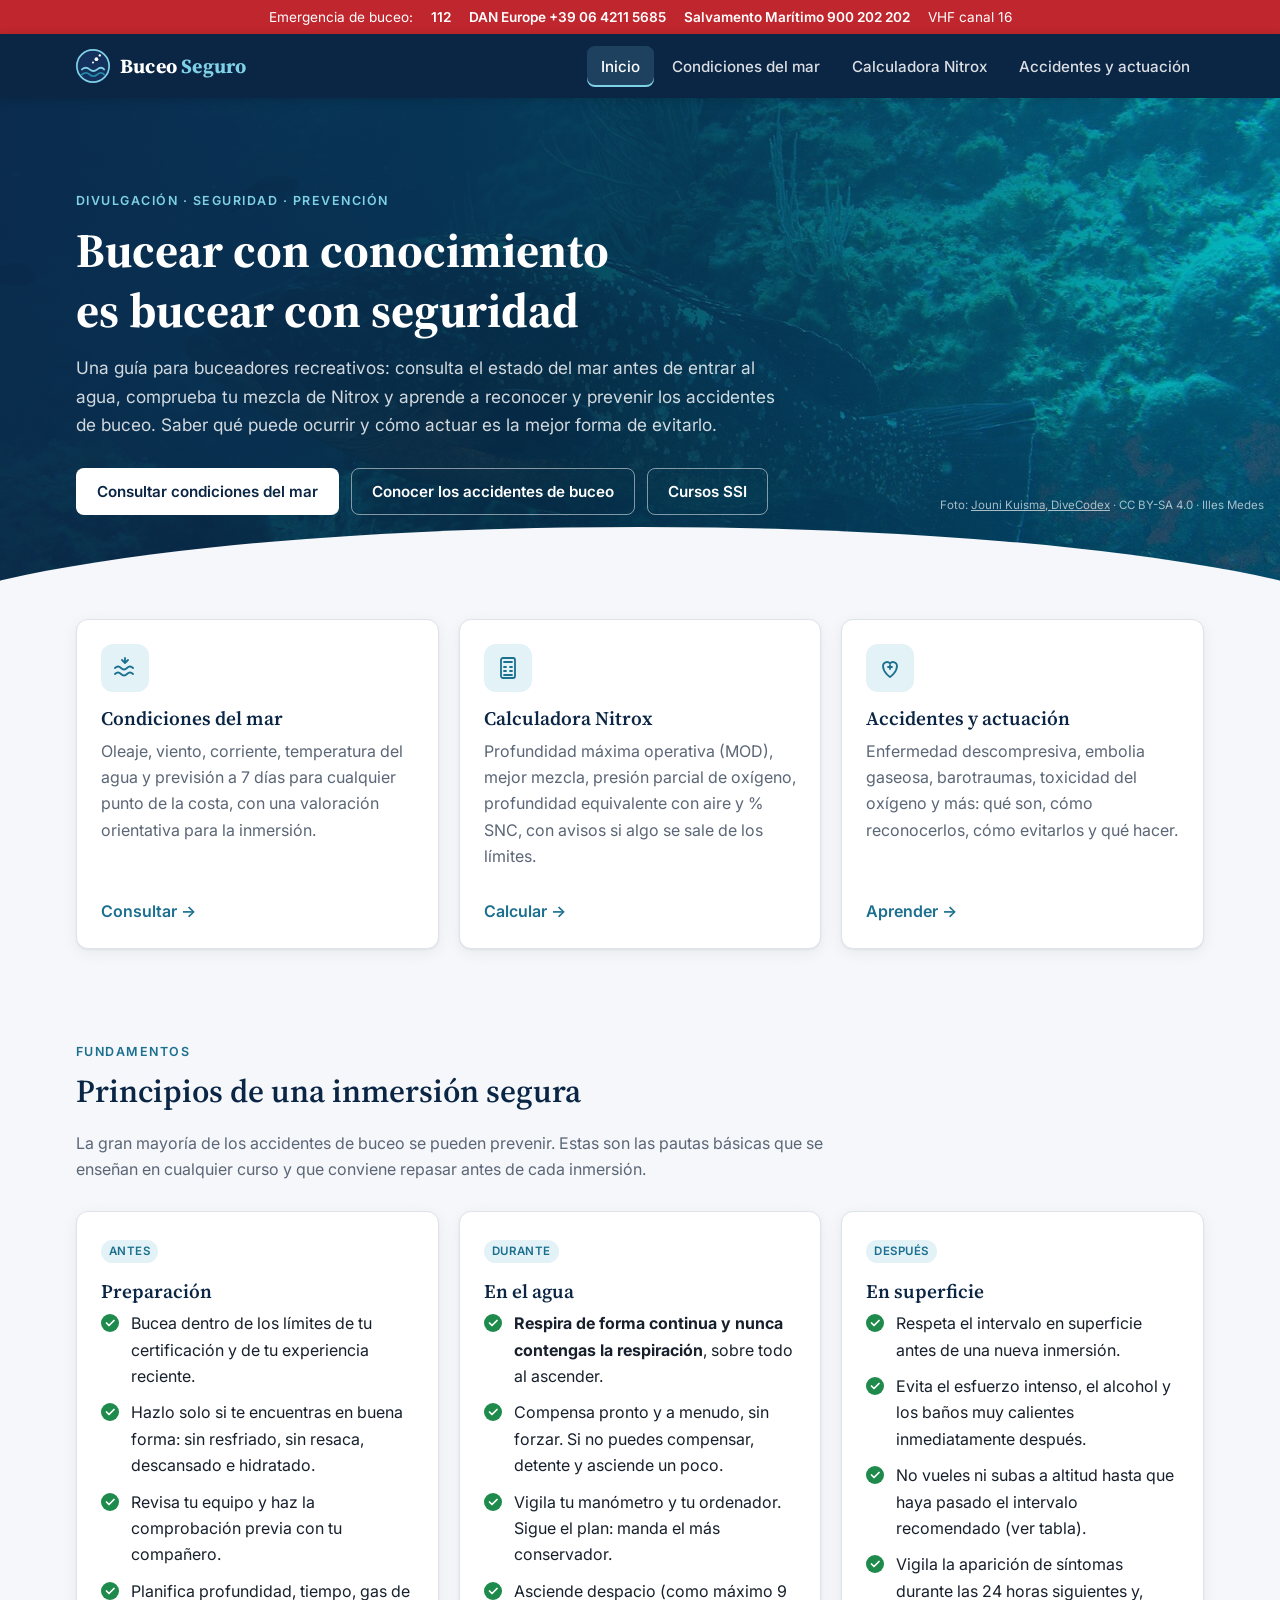
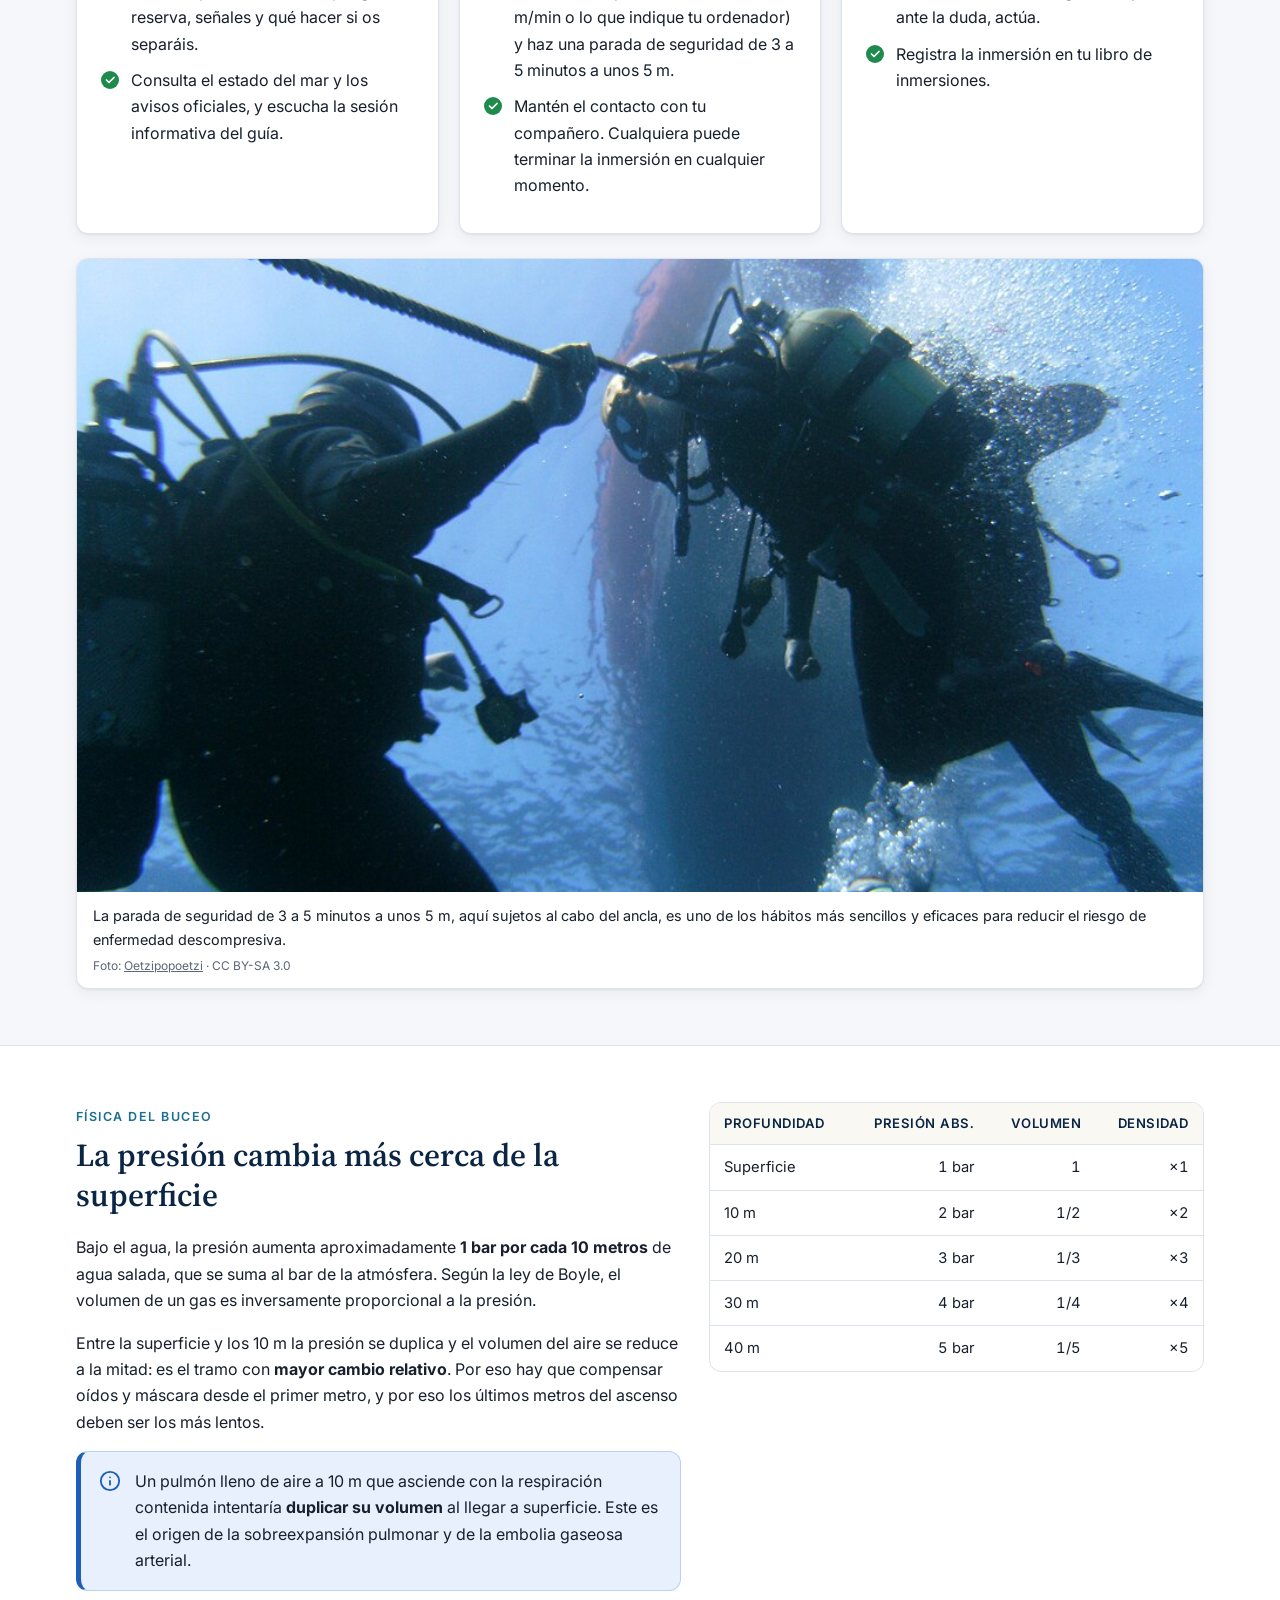
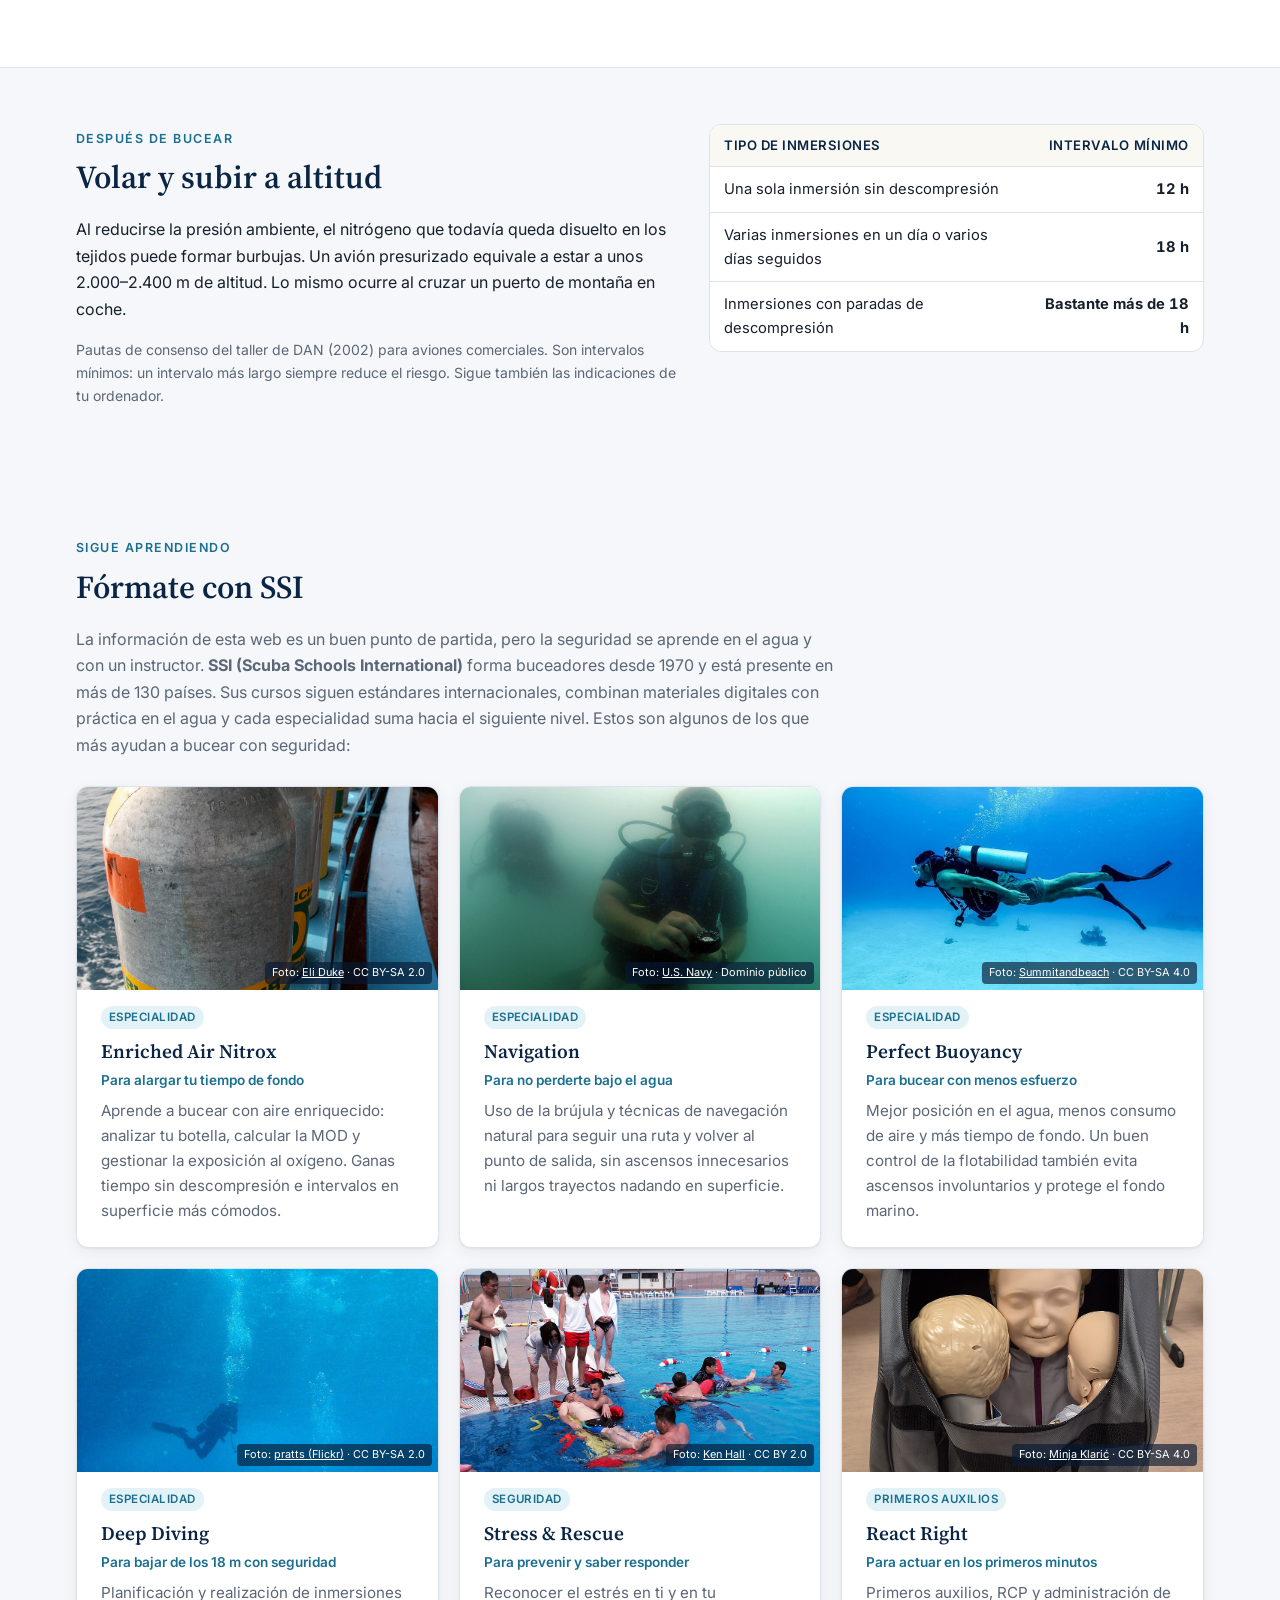
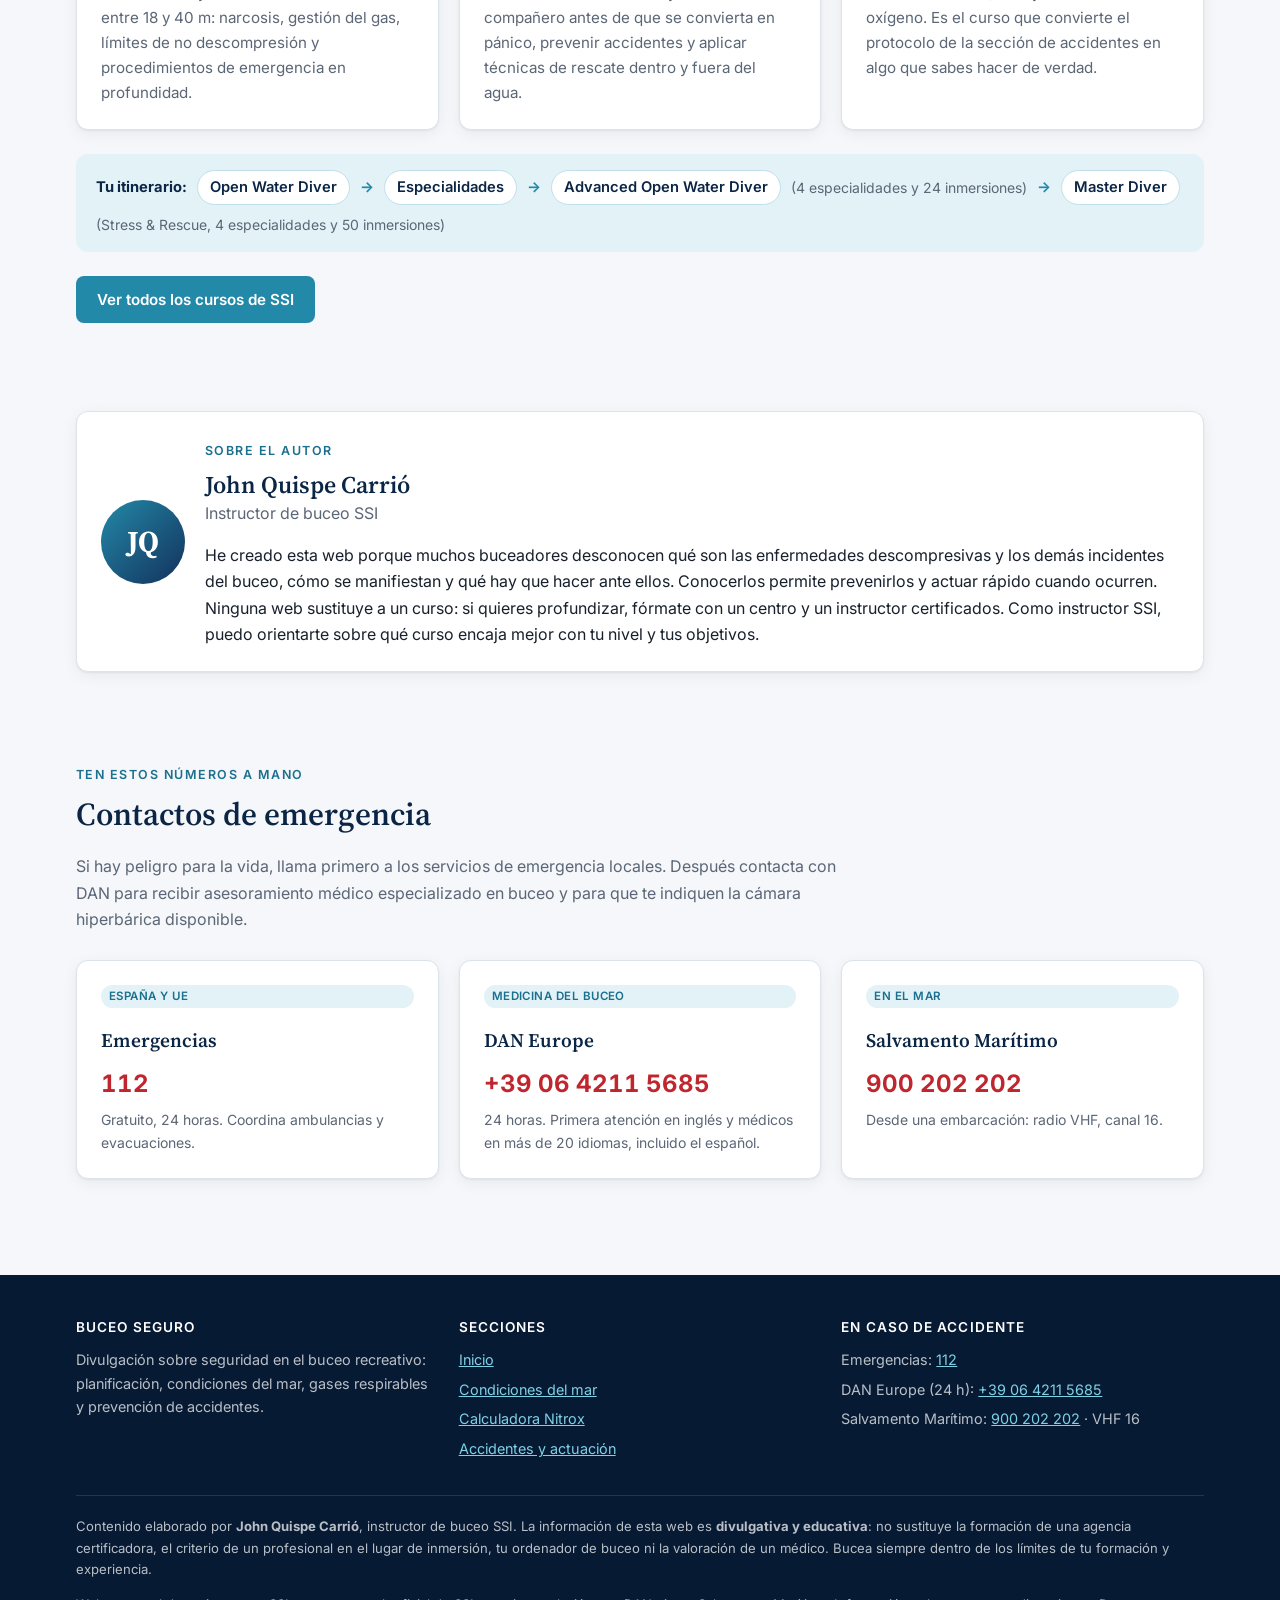
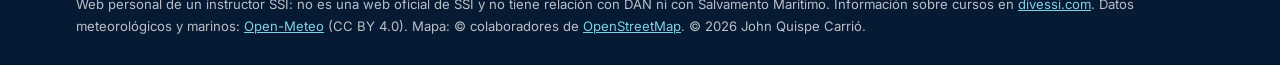
<file: index.html>
<!doctype html>
<html lang="es">
<head>
    <meta charset="utf-8">
    <meta name="viewport" content="width=device-width, initial-scale=1">
    <title>Buceo Seguro · Aprende, planifica y bucea con seguridad</title>
    <meta name="description" content="Divulgación sobre seguridad en el buceo recreativo: condiciones del mar, calculadora de Nitrox, accidentes de buceo y cómo actuar.">
    <link rel="icon" href="assets/img/favicon.svg" type="image/svg+xml">
    <link rel="preconnect" href="https://fonts.googleapis.com">
    <link rel="preconnect" href="https://fonts.gstatic.com" crossorigin>
    <link href="https://fonts.googleapis.com/css2?family=Inter:wght@400;500;600;700&family=Source+Serif+4:opsz,wght@8..60,600;8..60,700&display=swap" rel="stylesheet">
    <link rel="stylesheet" href="assets/css/styles.css">
</head>
<body data-page="inicio">

<main id="main">
    <section class="page-hero hero-home has-photo">
        <img class="hero-bg" src="assets/img/fotos/hero-inicio.jpg" alt="">
        <span class="hero-credit">Foto: <a href="https://commons.wikimedia.org/wiki/File:Dusky_grouper_(Epinephelus_marginatus),_Tasco_Petit,_Medes_Islands,_Spain.jpg" target="_blank" rel="noopener">Jouni Kuisma, DiveCodex</a> · CC BY-SA 4.0 · Illes Medes</span>
        <div class="container">
            <span class="eyebrow">Divulgación · Seguridad · Prevención</span>
            <h1>Bucear con conocimiento<br>es bucear con seguridad</h1>
            <p>Una guía para buceadores recreativos: consulta el estado del mar antes de entrar al agua, comprueba
                tu mezcla de Nitrox y aprende a reconocer y prevenir los accidentes de buceo. Saber qué puede ocurrir y
                cómo actuar es la mejor forma de evitarlo.</p>
            <div class="hero-actions">
                <a class="btn btn-light" href="condiciones.html">Consultar condiciones del mar</a>
                <a class="btn btn-outline" href="accidentes.html">Conocer los accidentes de buceo</a>
                <a class="btn btn-outline" href="#cursos">Cursos SSI</a>
            </div>
        </div>
    </section>

    <section class="section-tight">
        <div class="container">
            <div class="grid grid-3">
                <a class="card feature-card" href="condiciones.html">
                    <span class="icon"><svg viewBox="0 0 24 24"><path d="M2 12c2-2 4-2 6 0s4 2 6 0 4-2 6 0"/><path d="M2 18c2-2 4-2 6 0s4 2 6 0 4-2 6 0"/><path d="M12 2v5M9 4l3 3 3-3"/></svg></span>
                    <h3>Condiciones del mar</h3>
                    <p class="muted">Oleaje, viento, corriente, temperatura del agua y previsión a 7 días para cualquier
                        punto de la costa, con una valoración orientativa para la inmersión.</p>
                    <span class="more">Consultar →</span>
                </a>
                <a class="card feature-card" href="calculadora.html">
                    <span class="icon"><svg viewBox="0 0 24 24"><rect x="5" y="2" width="14" height="20" rx="2"/><path d="M8 6h8M8 11h2M14 11h2M8 15h2M14 15h2M8 19h8"/></svg></span>
                    <h3>Calculadora Nitrox</h3>
                    <p class="muted">Profundidad máxima operativa (MOD), mejor mezcla, presión parcial de oxígeno,
                        profundidad equivalente con aire y % SNC, con avisos si algo se sale de los límites.</p>
                    <span class="more">Calcular →</span>
                </a>
                <a class="card feature-card" href="accidentes.html">
                    <span class="icon"><svg viewBox="0 0 24 24"><path d="M12 21s-7-4.5-7-11a4 4 0 0 1 7-2.6A4 4 0 0 1 19 10c0 6.5-7 11-7 11z"/><path d="M12 9v4M10 11h4"/></svg></span>
                    <h3>Accidentes y actuación</h3>
                    <p class="muted">Enfermedad descompresiva, embolia gaseosa, barotraumas, toxicidad del oxígeno y
                        más: qué son, cómo reconocerlos, cómo evitarlos y qué hacer.</p>
                    <span class="more">Aprender →</span>
                </a>
            </div>
        </div>
    </section>

    <section class="section">
        <div class="container">
            <div class="section-head">
                <span class="eyebrow">Fundamentos</span>
                <h2>Principios de una inmersión segura</h2>
                <p class="muted">La gran mayoría de los accidentes de buceo se pueden prevenir. Estas son las pautas
                    básicas que se enseñan en cualquier curso y que conviene repasar antes de cada inmersión.</p>
            </div>
            <div class="grid grid-3">
                <article class="card">
                    <span class="tag">Antes</span>
                    <h3 class="mt-2">Preparación</h3>
                    <ul class="check-list">
                        <li>Bucea dentro de los límites de tu certificación y de tu experiencia reciente.</li>
                        <li>Hazlo solo si te encuentras en buena forma: sin resfriado, sin resaca, descansado e hidratado.</li>
                        <li>Revisa tu equipo y haz la comprobación previa con tu compañero.</li>
                        <li>Planifica profundidad, tiempo, gas de reserva, señales y qué hacer si os separáis.</li>
                        <li>Consulta el estado del mar y los avisos oficiales, y escucha la sesión informativa del guía.</li>
                    </ul>
                </article>
                <article class="card">
                    <span class="tag">Durante</span>
                    <h3 class="mt-2">En el agua</h3>
                    <ul class="check-list">
                        <li><strong>Respira de forma continua y nunca contengas la respiración</strong>, sobre todo al ascender.</li>
                        <li>Compensa pronto y a menudo, sin forzar. Si no puedes compensar, detente y asciende un poco.</li>
                        <li>Vigila tu manómetro y tu ordenador. Sigue el plan: manda el más conservador.</li>
                        <li>Asciende despacio (como máximo 9 m/min o lo que indique tu ordenador) y haz una parada de seguridad de 3 a 5 minutos a unos 5 m.</li>
                        <li>Mantén el contacto con tu compañero. Cualquiera puede terminar la inmersión en cualquier momento.</li>
                    </ul>
                </article>
                <article class="card">
                    <span class="tag">Después</span>
                    <h3 class="mt-2">En superficie</h3>
                    <ul class="check-list">
                        <li>Respeta el intervalo en superficie antes de una nueva inmersión.</li>
                        <li>Evita el esfuerzo intenso, el alcohol y los baños muy calientes inmediatamente después.</li>
                        <li>No vueles ni subas a altitud hasta que haya pasado el intervalo recomendado (ver tabla).</li>
                        <li>Vigila la aparición de síntomas durante las 24 horas siguientes y, ante la duda, actúa.</li>
                        <li>Registra la inmersión en tu libro de inmersiones.</li>
                    </ul>
                </article>
            </div>

            <figure class="photo wide photo-anchor mt-3">
                <img src="assets/img/fotos/parada-ancla.jpg" alt="Dos buceadores realizan la parada de seguridad sujetos al cabo del ancla de una embarcación" loading="lazy">
                <figcaption>La parada de seguridad de 3 a 5 minutos a unos 5 m, aquí sujetos al cabo del ancla, es uno de los
                    hábitos más sencillos y eficaces para reducir el riesgo de enfermedad descompresiva.
                    <span class="photo-credit">Foto: <a href="https://commons.wikimedia.org/wiki/File:Sicherheitsstop_an_der_Ankerkette.jpg" target="_blank" rel="noopener">Oetzipopoetzi</a> · CC BY-SA 3.0</span></figcaption>
            </figure>
        </div>
    </section>

    <section class="section" style="background: var(--surface); border-top: 1px solid var(--line); border-bottom: 1px solid var(--line);">
        <div class="container split">
            <div>
                <span class="eyebrow">Física del buceo</span>
                <h2>La presión cambia más cerca de la superficie</h2>
                <p>Bajo el agua, la presión aumenta aproximadamente <strong>1 bar por cada 10 metros</strong> de agua salada,
                    que se suma al bar de la atmósfera. Según la ley de Boyle, el volumen de un gas es inversamente
                    proporcional a la presión.</p>
                <p>Entre la superficie y los 10 m la presión se duplica y el volumen del aire se reduce a la mitad: es
                    el tramo con <strong>mayor cambio relativo</strong>. Por eso hay que compensar oídos y máscara desde el
                    primer metro, y por eso los últimos metros del ascenso deben ser los más lentos.</p>
                <div class="notice notice-info">
                    <svg viewBox="0 0 24 24"><circle cx="12" cy="12" r="10"/><path d="M12 16v-4M12 8h.01"/></svg>
                    <p>Un pulmón lleno de aire a 10 m que asciende con la respiración contenida intentaría <strong>duplicar
                        su volumen</strong> al llegar a superficie. Este es el origen de la sobreexpansión pulmonar y de la
                        embolia gaseosa arterial.</p>
                </div>
            </div>
            <div class="table-wrap">
                <table class="data">
                    <caption class="visually-hidden">Presión absoluta y volumen relativo del gas según la profundidad</caption>
                    <thead>
                    <tr><th>Profundidad</th><th class="num">Presión abs.</th><th class="num">Volumen</th><th class="num">Densidad</th></tr>
                    </thead>
                    <tbody>
                    <tr><td>Superficie</td><td class="num">1 bar</td><td class="num">1</td><td class="num">×1</td></tr>
                    <tr><td>10 m</td><td class="num">2 bar</td><td class="num">1/2</td><td class="num">×2</td></tr>
                    <tr><td>20 m</td><td class="num">3 bar</td><td class="num">1/3</td><td class="num">×3</td></tr>
                    <tr><td>30 m</td><td class="num">4 bar</td><td class="num">1/4</td><td class="num">×4</td></tr>
                    <tr><td>40 m</td><td class="num">5 bar</td><td class="num">1/5</td><td class="num">×5</td></tr>
                    </tbody>
                </table>
            </div>
        </div>
    </section>

    <section class="section">
        <div class="container split">
            <div>
                <span class="eyebrow">Después de bucear</span>
                <h2>Volar y subir a altitud</h2>
                <p>Al reducirse la presión ambiente, el nitrógeno que todavía queda disuelto en los tejidos puede formar
                    burbujas. Un avión presurizado equivale a estar a unos 2.000–2.400 m de altitud. Lo mismo ocurre al
                    cruzar un puerto de montaña en coche.</p>
                <p class="muted small">Pautas de consenso del taller de DAN (2002) para aviones comerciales. Son intervalos
                    mínimos: un intervalo más largo siempre reduce el riesgo. Sigue también las indicaciones de tu ordenador.</p>
            </div>
            <div class="table-wrap">
                <table class="data wrap">
                    <caption class="visually-hidden">Intervalo mínimo recomendado antes de volar</caption>
                    <thead><tr><th>Tipo de inmersiones</th><th class="num">Intervalo mínimo</th></tr></thead>
                    <tbody>
                    <tr><td>Una sola inmersión sin descompresión</td><td class="num"><strong>12 h</strong></td></tr>
                    <tr><td>Varias inmersiones en un día o varios días seguidos</td><td class="num"><strong>18 h</strong></td></tr>
                    <tr><td>Inmersiones con paradas de descompresión</td><td class="num"><strong>Bastante más de 18 h</strong></td></tr>
                    </tbody>
                </table>
            </div>
        </div>
    </section>

    <section class="section" id="cursos">
        <div class="container">
            <div class="section-head">
                <span class="eyebrow">Sigue aprendiendo</span>
                <h2>Fórmate con SSI</h2>
                <p class="muted">La información de esta web es un buen punto de partida, pero la seguridad se aprende en el
                    agua y con un instructor. <strong>SSI (Scuba Schools International)</strong> forma buceadores desde
                    1970 y está presente en más de 130 países. Sus cursos siguen estándares internacionales, combinan
                    materiales digitales con práctica en el agua y cada especialidad suma hacia el siguiente nivel.
                    Estos son algunos de los que más ayudan a bucear con seguridad:</p>
            </div>

            <div class="grid grid-courses">
                <article class="card course-card">
                    <div class="course-media media">
                        <img src="assets/img/fotos/curso-nitrox.jpg" alt="Botellas de buceo con la etiqueta amarilla y verde de Enriched Air Nitrox en una embarcación" loading="lazy">
                        <span class="media-credit">Foto: <a href="https://commons.wikimedia.org/wiki/File:Nitrox_cylinders_on_a_dive_boat,_Koh_Tao,_Thailand.jpg" target="_blank" rel="noopener">Eli Duke</a> · CC BY-SA 2.0</span>
                    </div>
                    <span class="tag">Especialidad</span>
                    <h3>Enriched Air Nitrox</h3>
                    <p class="course-for">Para alargar tu tiempo de fondo</p>
                    <p>Aprende a bucear con aire enriquecido: analizar tu botella, calcular la MOD y gestionar la exposición
                        al oxígeno. Ganas tiempo sin descompresión e intervalos en superficie más cómodos.</p>
                </article>
                <article class="card course-card">
                    <div class="course-media media">
                        <img src="assets/img/fotos/curso-navigation.jpg" alt="Buceador consultando su brújula bajo el agua" loading="lazy">
                        <span class="media-credit">Foto: <a href="https://commons.wikimedia.org/wiki/File:US_Navy_110722-N-XD935-247_Navy_Diver_2nd_Class_Justin_McMillen_checks_his_underwater_compass_as_he_makes_his_way_to_a_designated_area_during_joint.jpg" target="_blank" rel="noopener">U.S. Navy</a> · Dominio público</span>
                    </div>
                    <span class="tag">Especialidad</span>
                    <h3>Navigation</h3>
                    <p class="course-for">Para no perderte bajo el agua</p>
                    <p>Uso de la brújula y técnicas de navegación natural para seguir una ruta y volver al punto de salida,
                        sin ascensos innecesarios ni largos trayectos nadando en superficie.</p>
                </article>
                <article class="card course-card">
                    <div class="course-media media">
                        <img src="assets/img/fotos/curso-buoyancy.jpg" alt="Buceador en posición horizontal y flotabilidad neutra sobre un fondo de arena" loading="lazy">
                        <span class="media-credit">Foto: <a href="https://commons.wikimedia.org/wiki/File:Discover_Scuba_Diving_--_St._Croix,_US_Virgin_Islands.jpg" target="_blank" rel="noopener">Summitandbeach</a> · CC BY-SA 4.0</span>
                    </div>
                    <span class="tag">Especialidad</span>
                    <h3>Perfect Buoyancy</h3>
                    <p class="course-for">Para bucear con menos esfuerzo</p>
                    <p>Mejor posición en el agua, menos consumo de aire y más tiempo de fondo. Un buen control de la
                        flotabilidad también evita ascensos involuntarios y protege el fondo marino.</p>
                </article>
                <article class="card course-card">
                    <div class="course-media media">
                        <img src="assets/img/fotos/curso-deep.jpg" alt="Dos buceadores en aguas azules profundas, con las burbujas subiendo hacia la superficie" loading="lazy">
                        <span class="media-credit">Foto: <a href="https://commons.wikimedia.org/wiki/File:Diving_safety_stop.jpg" target="_blank" rel="noopener">pratts (Flickr)</a> · CC BY-SA 2.0</span>
                    </div>
                    <span class="tag">Especialidad</span>
                    <h3>Deep Diving</h3>
                    <p class="course-for">Para bajar de los 18 m con seguridad</p>
                    <p>Planificación y realización de inmersiones entre 18 y 40 m: narcosis, gestión del gas, límites de
                        no descompresión y procedimientos de emergencia en profundidad.</p>
                </article>
                <article class="card course-card">
                    <div class="course-media media">
                        <img src="assets/img/fotos/curso-rescue.jpg" alt="Prácticas de rescate acuático: rescatadores remolcan a una víctima simulada en una piscina" loading="lazy">
                        <span class="media-credit">Foto: <a href="https://commons.wikimedia.org/wiki/File:Medium_size_rescue_swimming.jpg" target="_blank" rel="noopener">Ken Hall</a> · CC BY 2.0</span>
                    </div>
                    <span class="tag">Seguridad</span>
                    <h3>Stress &amp; Rescue</h3>
                    <p class="course-for">Para prevenir y saber responder</p>
                    <p>Reconocer el estrés en ti y en tu compañero antes de que se convierta en pánico, prevenir accidentes
                        y aplicar técnicas de rescate dentro y fuera del agua.</p>
                </article>
                <article class="card course-card">
                    <div class="course-media media">
                        <img src="assets/img/fotos/curso-react.jpg" alt="Maniquíes de entrenamiento de reanimación cardiopulmonar en su bolsa de transporte" loading="lazy">
                        <span class="media-credit">Foto: <a href="https://commons.wikimedia.org/wiki/File:Laerdal_Little_Family_QCPR_training_manikins_in_carrying_bag,_Bosnia_and_Herzegovina_(2026)-bs.jpg" target="_blank" rel="noopener">Minja Klarić</a> · CC BY-SA 4.0</span>
                    </div>
                    <span class="tag">Primeros auxilios</span>
                    <h3>React Right</h3>
                    <p class="course-for">Para actuar en los primeros minutos</p>
                    <p>Primeros auxilios, RCP y administración de oxígeno. Es el curso que convierte el protocolo de la
                        sección de accidentes en algo que sabes hacer de verdad.</p>
                </article>
            </div>

            <div class="course-path mt-3" aria-label="Itinerario de formación">
                <strong>Tu itinerario:</strong>
                <span class="step-pill">Open Water Diver</span><span class="sep">→</span>
                <span class="step-pill">Especialidades</span><span class="sep">→</span>
                <span class="step-pill">Advanced Open Water Diver</span>
                <span class="muted small">(4 especialidades y 24 inmersiones)</span><span class="sep">→</span>
                <span class="step-pill">Master Diver</span>
                <span class="muted small">(Stress &amp; Rescue, 4 especialidades y 50 inmersiones)</span>
            </div>

            <p class="mt-3 mb-0">
                <a class="btn btn-primary" href="https://www.divessi.com/es/advanced-training/scuba-diving" target="_blank" rel="noopener">Ver todos los cursos de SSI</a>
            </p>
        </div>
    </section>

    <section class="section-tight">
        <div class="container">
            <div class="card">
                <div class="author">
                    <div class="author-avatar" aria-hidden="true">JQ</div>
                    <div>
                        <span class="eyebrow">Sobre el autor</span>
                        <h2 class="mb-0" style="font-size:1.5rem">John Quispe Carrió</h2>
                        <p class="muted">Instructor de buceo SSI</p>
                        <p class="mb-0">He creado esta web porque muchos buceadores desconocen qué son las enfermedades
                            descompresivas y los demás incidentes del buceo, cómo se manifiestan y qué hay que hacer ante
                            ellos. Conocerlos permite prevenirlos y actuar rápido cuando ocurren. Ninguna web sustituye a un
                            curso: si quieres profundizar, fórmate con un centro y un instructor certificados. Como
                            instructor SSI, puedo orientarte sobre qué curso encaja mejor con tu nivel y tus objetivos.</p>
                    </div>
                </div>
            </div>
        </div>
    </section>

    <section class="section">
        <div class="container">
            <div class="section-head">
                <span class="eyebrow">Ten estos números a mano</span>
                <h2>Contactos de emergencia</h2>
                <p class="muted">Si hay peligro para la vida, llama primero a los servicios de emergencia locales. Después
                    contacta con DAN para recibir asesoramiento médico especializado en buceo y para que te indiquen la
                    cámara hiperbárica disponible.</p>
            </div>
            <div class="grid grid-3">
                <div class="card contact-card">
                    <span class="tag">España y UE</span>
                    <h3 class="mt-2 mb-0">Emergencias</h3>
                    <a class="number" href="tel:112">112</a>
                    <span class="muted small">Gratuito, 24 horas. Coordina ambulancias y evacuaciones.</span>
                </div>
                <div class="card contact-card">
                    <span class="tag">Medicina del buceo</span>
                    <h3 class="mt-2 mb-0">DAN Europe</h3>
                    <a class="number" href="tel:+390642115685">+39 06 4211 5685</a>
                    <span class="muted small">24 horas. Primera atención en inglés y médicos en más de 20 idiomas, incluido el español.</span>
                </div>
                <div class="card contact-card">
                    <span class="tag">En el mar</span>
                    <h3 class="mt-2 mb-0">Salvamento Marítimo</h3>
                    <a class="number" href="tel:900202202">900 202 202</a>
                    <span class="muted small">Desde una embarcación: radio VHF, canal 16.</span>
                </div>
            </div>
        </div>
    </section>
</main>

<script src="assets/js/common.js"></script>
</body>
</html>
</file>
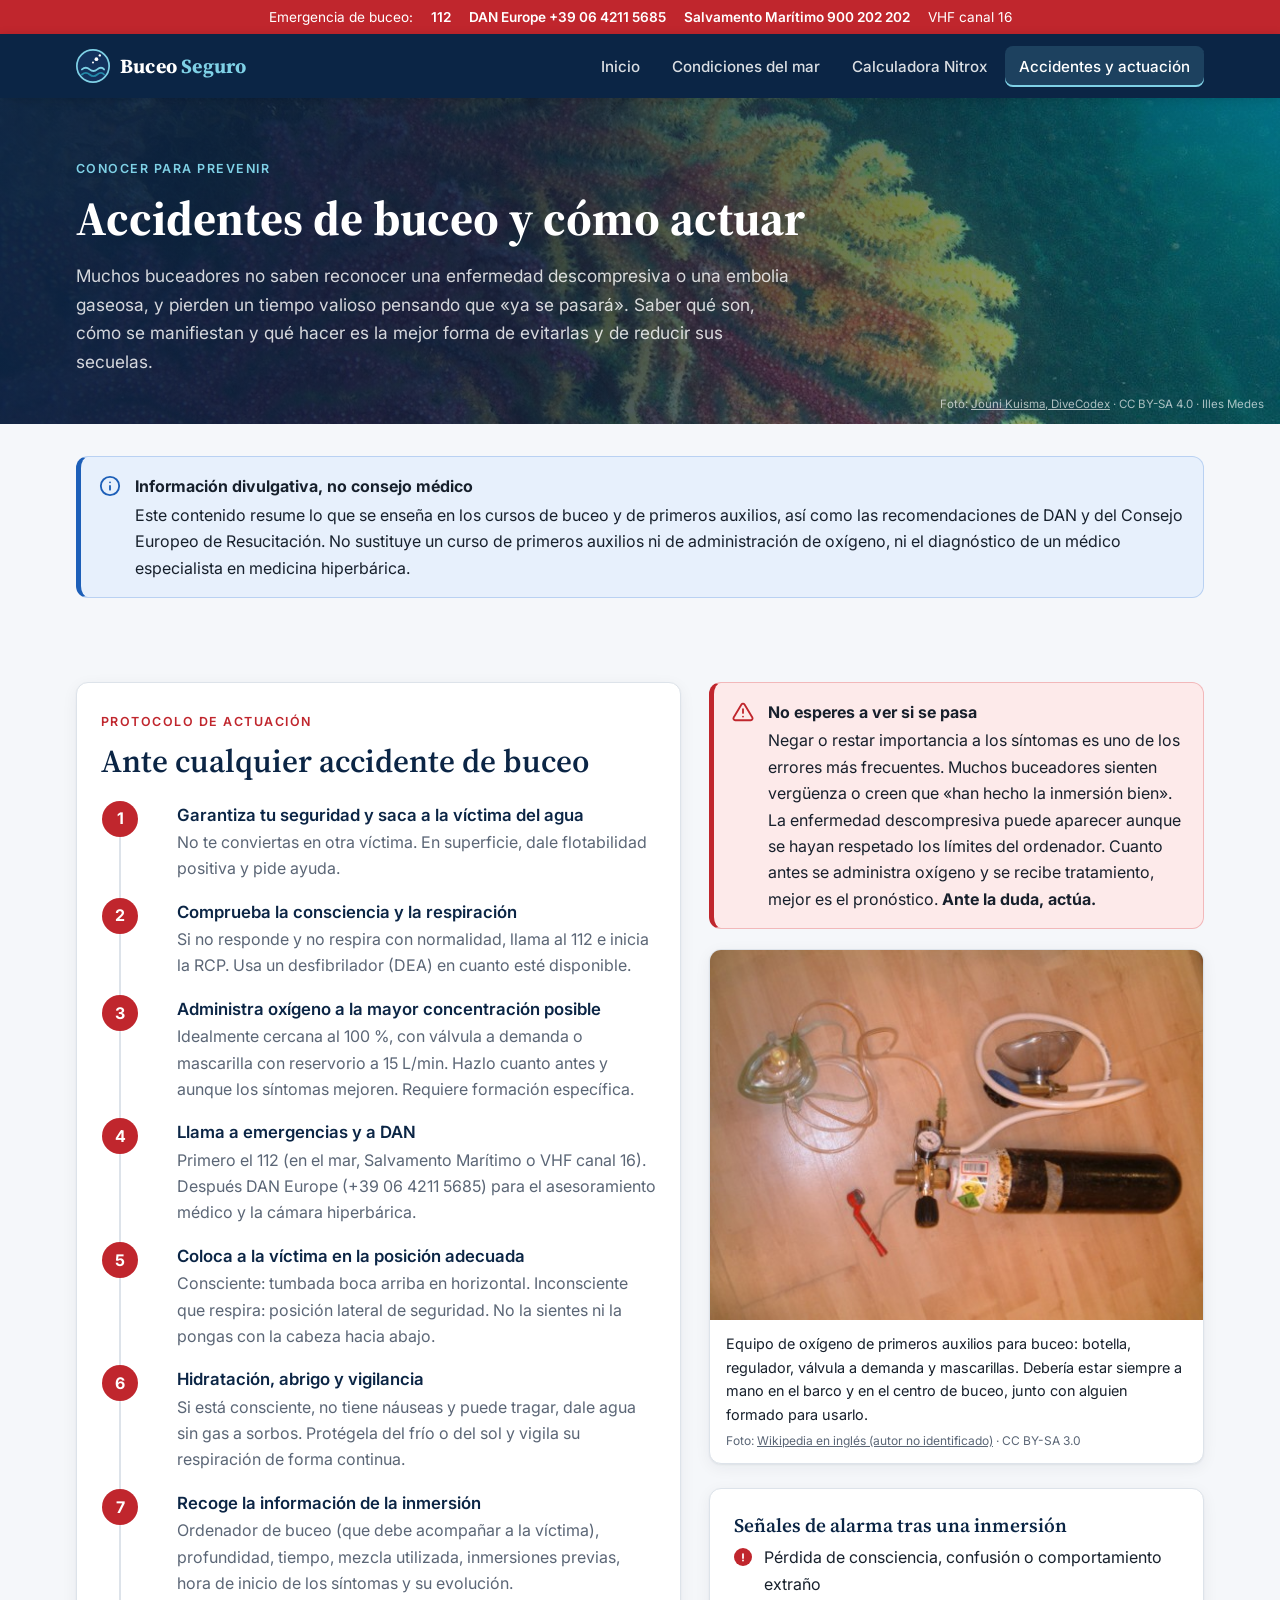
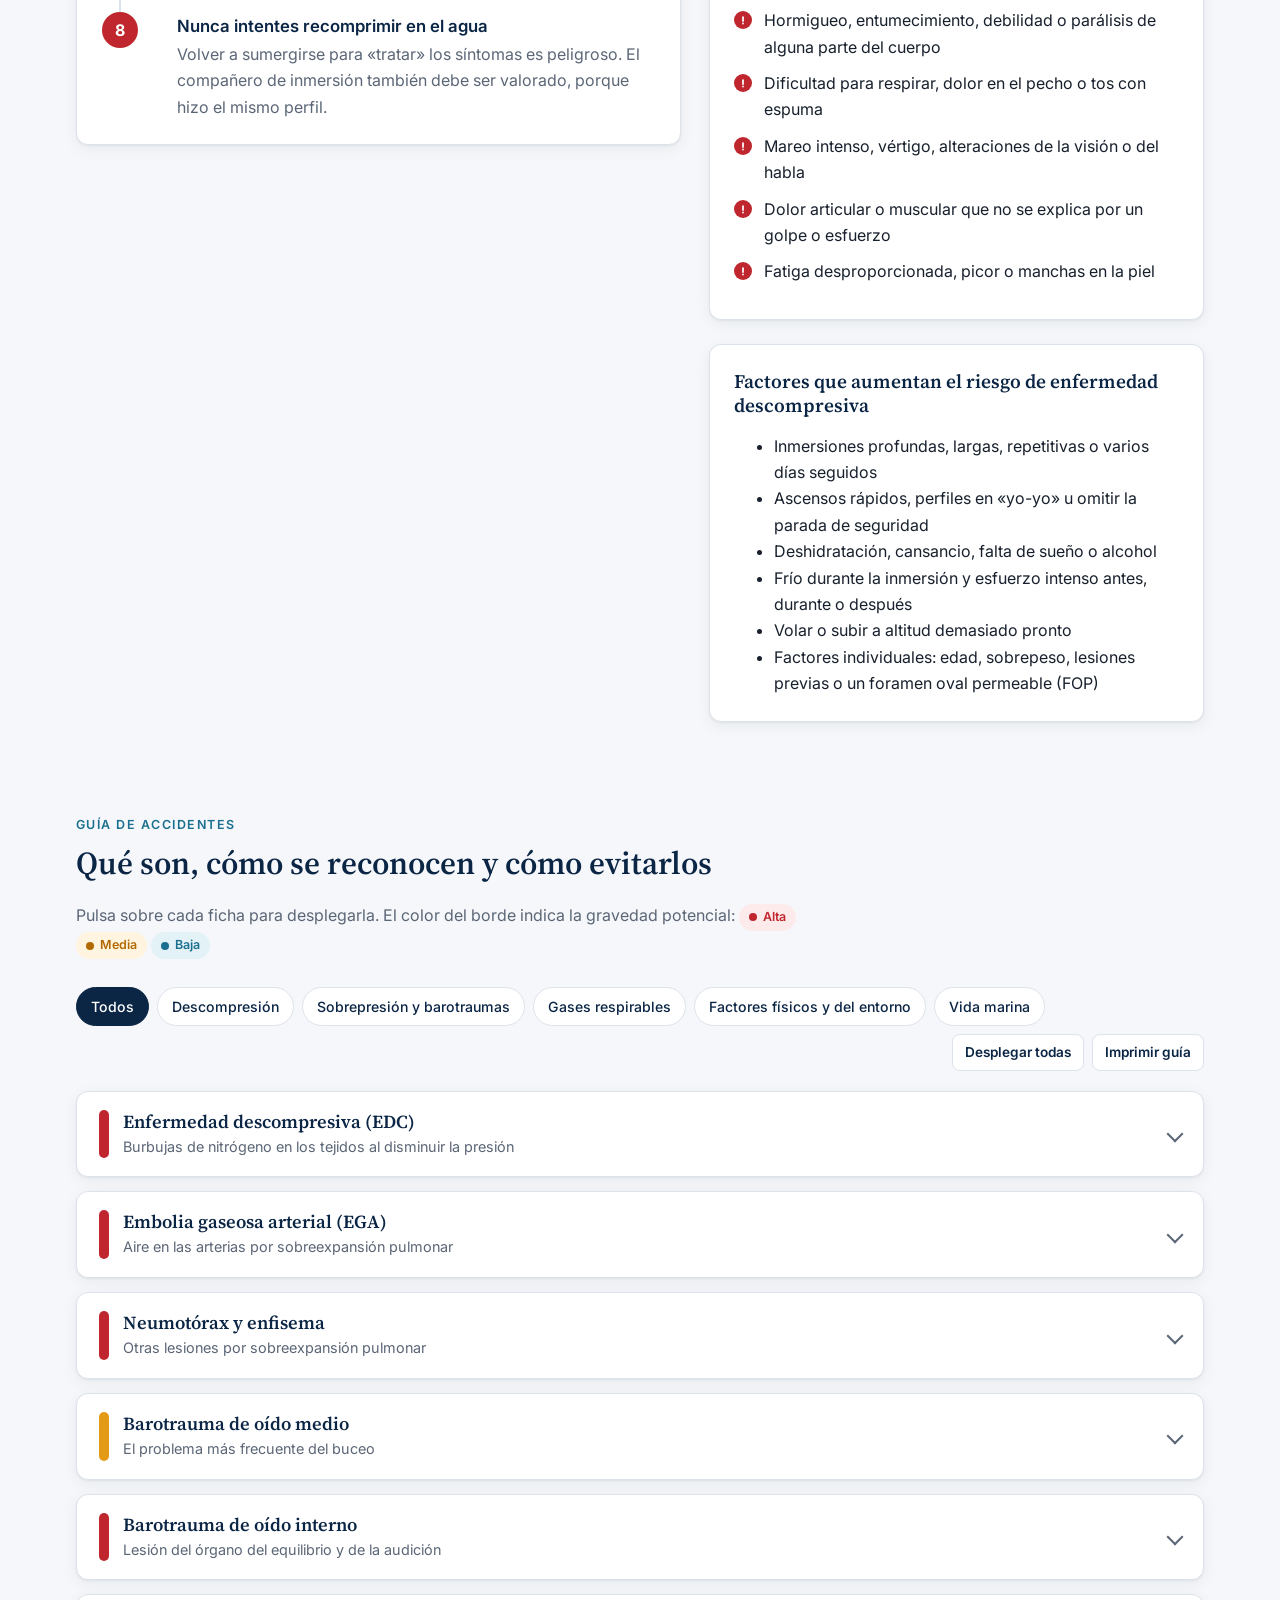
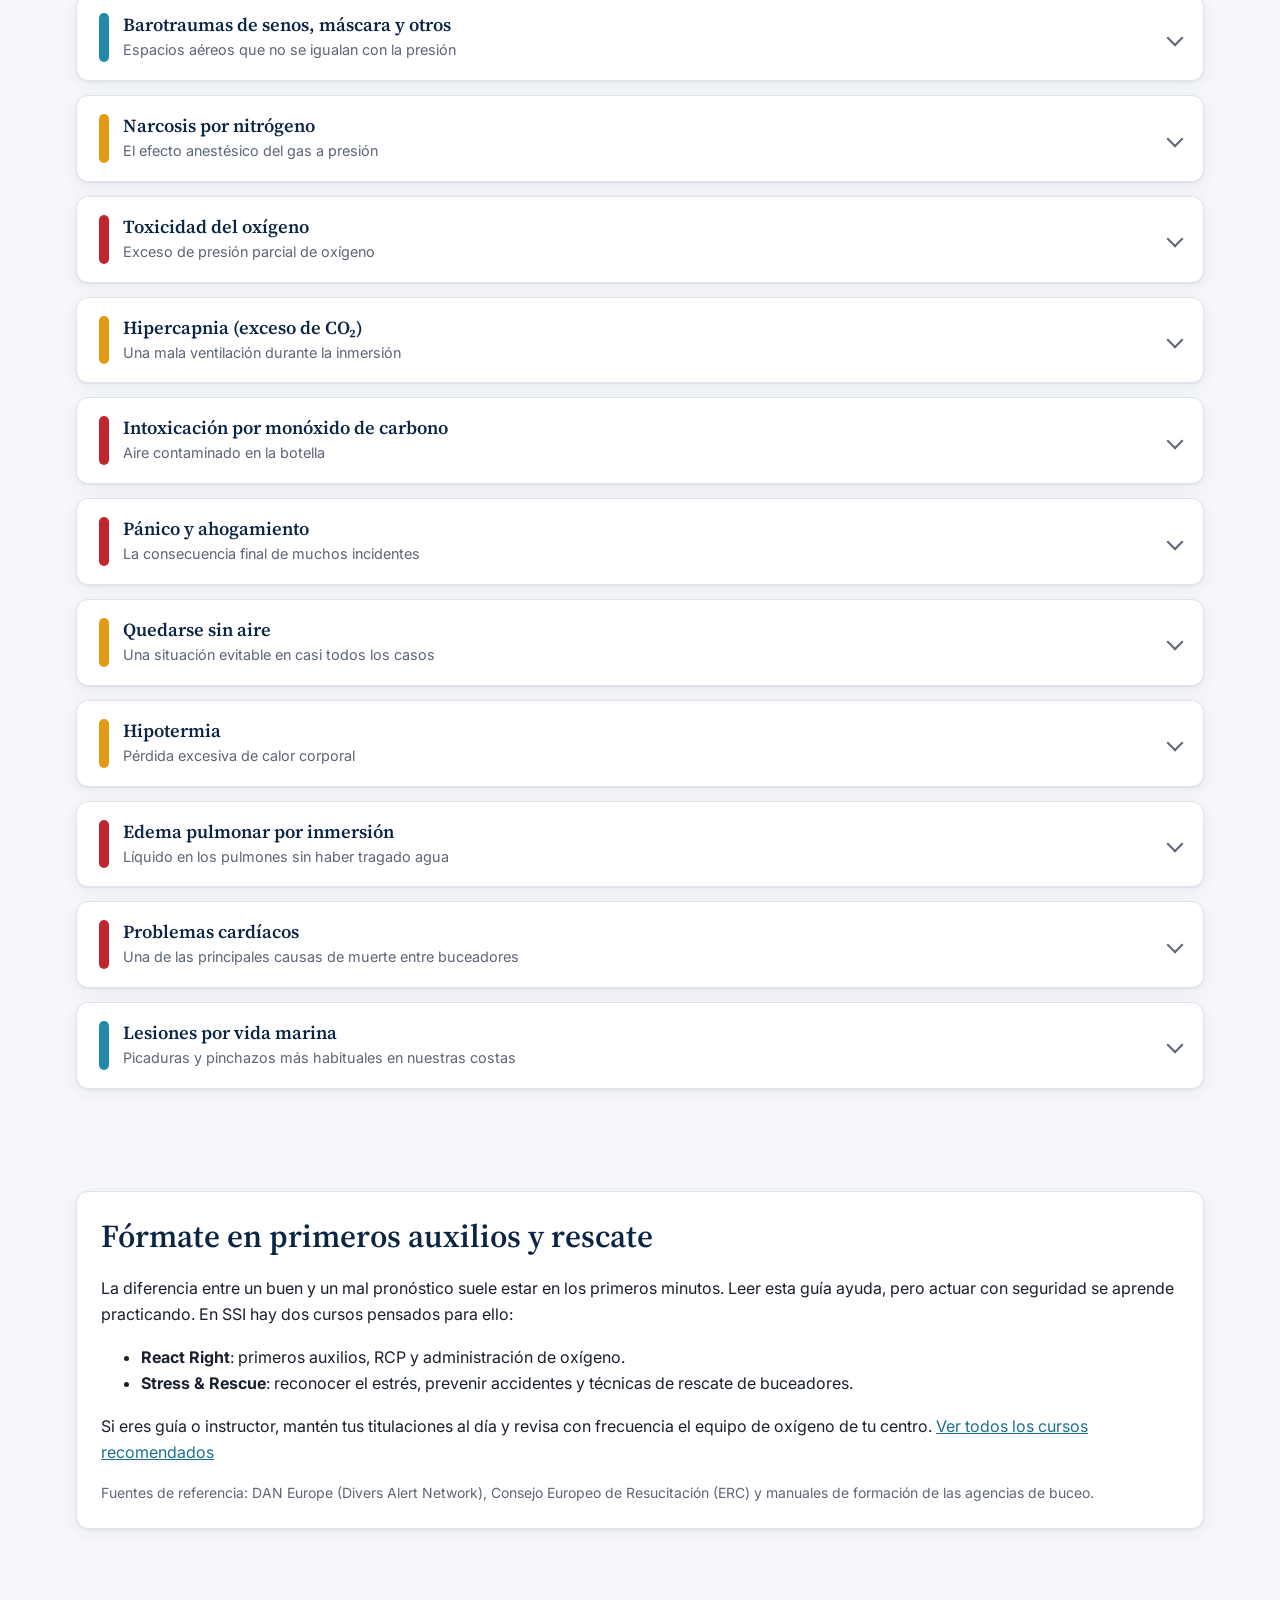
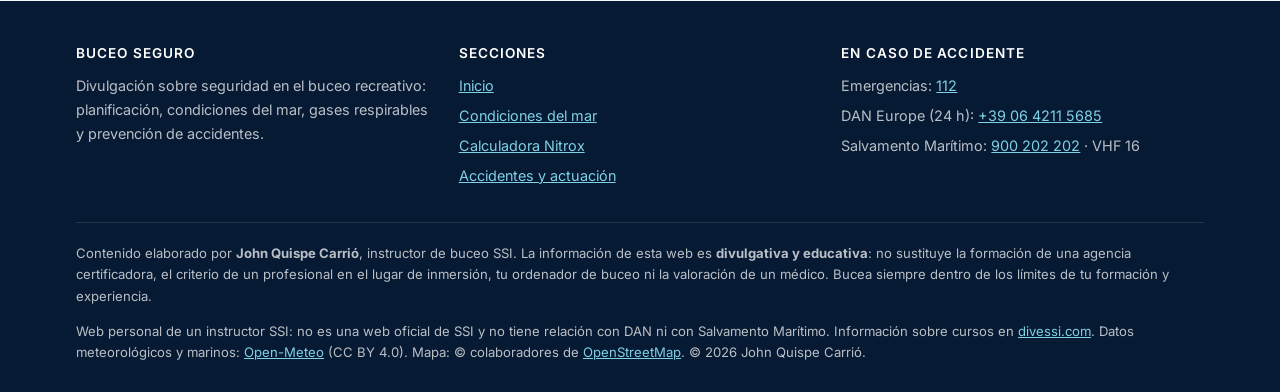
<file: accidentes.html>
<!doctype html>
<html lang="es">
<head>
    <meta charset="utf-8">
    <meta name="viewport" content="width=device-width, initial-scale=1">
    <title>Accidentes de buceo: prevención y actuación · Buceo Seguro</title>
    <meta name="description" content="Enfermedad descompresiva, embolia gaseosa, barotraumas, narcosis, toxicidad del oxígeno y otros accidentes de buceo: síntomas, prevención y cómo actuar.">
    <link rel="icon" href="assets/img/favicon.svg" type="image/svg+xml">
    <link rel="preconnect" href="https://fonts.googleapis.com">
    <link rel="preconnect" href="https://fonts.gstatic.com" crossorigin>
    <link href="https://fonts.googleapis.com/css2?family=Inter:wght@400;500;600;700&family=Source+Serif+4:opsz,wght@8..60,600;8..60,700&display=swap" rel="stylesheet">
    <link rel="stylesheet" href="assets/css/styles.css">
</head>
<body data-page="accidentes">

<main id="main">
    <section class="page-hero has-photo">
        <img class="hero-bg" src="assets/img/fotos/hero-accidentes.jpg" alt="">
        <span class="hero-credit">Foto: <a href="https://commons.wikimedia.org/wiki/File:Violescent_sea-whip_(Paramuricea_clavata),_Ferranelles,_Medes_Islands,_Spain.jpg" target="_blank" rel="noopener">Jouni Kuisma, DiveCodex</a> · CC BY-SA 4.0 · Illes Medes</span>
        <div class="container">
            <span class="eyebrow">Conocer para prevenir</span>
            <h1>Accidentes de buceo y cómo actuar</h1>
            <p>Muchos buceadores no saben reconocer una enfermedad descompresiva o una embolia gaseosa, y pierden un
                tiempo valioso pensando que «ya se pasará». Saber qué son, cómo se manifiestan y qué hacer es la mejor
                forma de evitarlas y de reducir sus secuelas.</p>
        </div>
    </section>

    <section class="section-tight">
        <div class="container">
            <div class="notice notice-info">
                <svg viewBox="0 0 24 24"><circle cx="12" cy="12" r="10"/><path d="M12 16v-4M12 8h.01"/></svg>
                <div>
                    <strong>Información divulgativa, no consejo médico</strong>
                    <p>Este contenido resume lo que se enseña en los cursos de buceo y de primeros auxilios, así como las
                        recomendaciones de DAN y del Consejo Europeo de Resucitación. No sustituye un curso de primeros
                        auxilios ni de administración de oxígeno, ni el diagnóstico de un médico especialista en medicina
                        hiperbárica.</p>
                </div>
            </div>
        </div>
    </section>

    <!-- Protocolo general -->
    <section class="section-tight" id="protocolo">
        <div class="container split">
            <div class="card">
                <span class="eyebrow" style="color: var(--danger)">Protocolo de actuación</span>
                <h2>Ante cualquier accidente de buceo</h2>
                <ol class="steps mt-3">
                    <li><h3>Garantiza tu seguridad y saca a la víctima del agua</h3>
                        <p>No te conviertas en otra víctima. En superficie, dale flotabilidad positiva y pide ayuda.</p></li>
                    <li><h3>Comprueba la consciencia y la respiración</h3>
                        <p>Si no responde y no respira con normalidad, llama al 112 e inicia la RCP. Usa un desfibrilador
                            (DEA) en cuanto esté disponible.</p></li>
                    <li><h3>Administra oxígeno a la mayor concentración posible</h3>
                        <p>Idealmente cercana al 100 %, con válvula a demanda o mascarilla con reservorio a 15 L/min. Hazlo
                            cuanto antes y aunque los síntomas mejoren. Requiere formación específica.</p></li>
                    <li><h3>Llama a emergencias y a DAN</h3>
                        <p>Primero el 112 (en el mar, Salvamento Marítimo o VHF canal 16). Después DAN Europe
                            (+39 06 4211 5685) para el asesoramiento médico y la cámara hiperbárica.</p></li>
                    <li><h3>Coloca a la víctima en la posición adecuada</h3>
                        <p>Consciente: tumbada boca arriba en horizontal. Inconsciente que respira: posición lateral de
                            seguridad. No la sientes ni la pongas con la cabeza hacia abajo.</p></li>
                    <li><h3>Hidratación, abrigo y vigilancia</h3>
                        <p>Si está consciente, no tiene náuseas y puede tragar, dale agua sin gas a sorbos. Protégela del
                            frío o del sol y vigila su respiración de forma continua.</p></li>
                    <li><h3>Recoge la información de la inmersión</h3>
                        <p>Ordenador de buceo (que debe acompañar a la víctima), profundidad, tiempo, mezcla utilizada,
                            inmersiones previas, hora de inicio de los síntomas y su evolución.</p></li>
                    <li><h3>Nunca intentes recomprimir en el agua</h3>
                        <p>Volver a sumergirse para «tratar» los síntomas es peligroso. El compañero de inmersión también
                            debe ser valorado, porque hizo el mismo perfil.</p></li>
                </ol>
            </div>
            <div>
                <div class="notice notice-danger">
                    <svg viewBox="0 0 24 24"><path d="M10.3 3.9 1.8 18a2 2 0 0 0 1.7 3h17a2 2 0 0 0 1.7-3L13.7 3.9a2 2 0 0 0-3.4 0z"/><path d="M12 9v4M12 17h.01"/></svg>
                    <div>
                        <strong>No esperes a ver si se pasa</strong>
                        <p>Negar o restar importancia a los síntomas es uno de los errores más frecuentes. Muchos
                            buceadores sienten vergüenza o creen que «han hecho la inmersión bien». La enfermedad
                            descompresiva puede aparecer aunque se hayan respetado los límites del ordenador. Cuanto antes
                            se administra oxígeno y se recibe tratamiento, mejor es el pronóstico. <strong>Ante la duda,
                            actúa.</strong></p>
                    </div>
                </div>

                <figure class="photo mb-3">
                    <img src="assets/img/fotos/kit-oxigeno.jpg" alt="Equipo de oxígeno de primeros auxilios: botella con regulador, válvula a demanda y mascarillas" loading="lazy">
                    <figcaption>Equipo de oxígeno de primeros auxilios para buceo: botella, regulador, válvula a demanda y
                        mascarillas. Debería estar siempre a mano en el barco y en el centro de buceo, junto con alguien
                        formado para usarlo.
                        <span class="photo-credit">Foto: <a href="https://commons.wikimedia.org/wiki/File:O2kit.jpg" target="_blank" rel="noopener">Wikipedia en inglés (autor no identificado)</a> · CC BY-SA 3.0</span></figcaption>
                </figure>

                <div class="card mb-3">
                    <h3>Señales de alarma tras una inmersión</h3>
                    <ul class="check-list alert-list">
                        <li>Pérdida de consciencia, confusión o comportamiento extraño</li>
                        <li>Hormigueo, entumecimiento, debilidad o parálisis de alguna parte del cuerpo</li>
                        <li>Dificultad para respirar, dolor en el pecho o tos con espuma</li>
                        <li>Mareo intenso, vértigo, alteraciones de la visión o del habla</li>
                        <li>Dolor articular o muscular que no se explica por un golpe o esfuerzo</li>
                        <li>Fatiga desproporcionada, picor o manchas en la piel</li>
                    </ul>
                </div>

                <div class="card">
                    <h3>Factores que aumentan el riesgo de enfermedad descompresiva</h3>
                    <ul class="mb-0">
                        <li>Inmersiones profundas, largas, repetitivas o varios días seguidos</li>
                        <li>Ascensos rápidos, perfiles en «yo-yo» u omitir la parada de seguridad</li>
                        <li>Deshidratación, cansancio, falta de sueño o alcohol</li>
                        <li>Frío durante la inmersión y esfuerzo intenso antes, durante o después</li>
                        <li>Volar o subir a altitud demasiado pronto</li>
                        <li>Factores individuales: edad, sobrepeso, lesiones previas o un foramen oval permeable (FOP)</li>
                    </ul>
                </div>
            </div>
        </div>
    </section>

    <!-- Fichas -->
    <section class="section" id="fichas">
        <div class="container">
            <div class="section-head">
                <span class="eyebrow">Guía de accidentes</span>
                <h2>Qué son, cómo se reconocen y cómo evitarlos</h2>
                <p class="muted">Pulsa sobre cada ficha para desplegarla. El color del borde indica la gravedad potencial:
                    <span class="badge badge-danger">Alta</span> <span class="badge badge-warn">Media</span>
                    <span class="badge" style="background: var(--ocean-100); color: var(--ocean-600)">Baja</span></p>
            </div>

            <div class="filters" role="group" aria-label="Filtrar por tipo de accidente">
                <button type="button" class="chip" data-filter="all" aria-pressed="true">Todos</button>
                <button type="button" class="chip" data-filter="descompresion" aria-pressed="false">Descompresión</button>
                <button type="button" class="chip" data-filter="barotrauma" aria-pressed="false">Sobrepresión y barotraumas</button>
                <button type="button" class="chip" data-filter="gases" aria-pressed="false">Gases respirables</button>
                <button type="button" class="chip" data-filter="fisico" aria-pressed="false">Factores físicos y del entorno</button>
                <button type="button" class="chip" data-filter="fauna" aria-pressed="false">Vida marina</button>
                <span style="margin-left:auto; display:flex; gap:8px">
                    <button type="button" class="btn btn-ghost btn-sm" id="toggleAll">Desplegar todas</button>
                    <button type="button" class="btn btn-ghost btn-sm" id="printGuide">Imprimir guía</button>
                </span>
            </div>

            <div id="conditionList">

                <!-- 1. EDC -->
                <details class="condition" id="edc" data-cat="descompresion">
                    <summary><span class="severity severity-high" aria-label="Gravedad alta"></span>
                        <div><h3>Enfermedad descompresiva (EDC)</h3><p>Burbujas de nitrógeno en los tejidos al disminuir la presión</p></div></summary>
                    <div class="condition-body">
                        <div class="grid grid-2">
                            <div>
                                <h4>Qué es</h4>
                                <p>Durante la inmersión el cuerpo absorbe nitrógeno en función de la profundidad y del
                                    tiempo. Si la presión disminuye más rápido de lo que el organismo puede eliminarlo, se
                                    forman burbujas en la sangre y en los tejidos. Estas burbujas lesionan los tejidos,
                                    obstruyen pequeños vasos y desencadenan inflamación.</p>
                                <h4>Por qué ocurre</h4>
                                <ul>
                                    <li>Ascensos rápidos u omitir paradas de seguridad o de descompresión.</li>
                                    <li>Apurar o superar los límites del ordenador o de las tablas.</li>
                                    <li>Inmersiones repetitivas, varios días seguidos o perfiles en «yo-yo».</li>
                                    <li>Volar o subir a altitud demasiado pronto.</li>
                                    <li>Puede aparecer incluso dentro de los límites («EDC no merecida»).</li>
                                </ul>
                            </div>
                            <div>
                                <h4>Síntomas</h4>
                                <p class="small muted">Suelen aparecer en la primera hora y la gran mayoría en las primeras 6
                                    horas, aunque pueden tardar hasta 24 horas, o más si se vuela.</p>
                                <ul>
                                    <li><strong>Formas leves (tipo I):</strong> dolor articular profundo (hombros, codos,
                                        rodillas), picor, erupción o piel marmórea, cansancio desproporcionado.</li>
                                    <li><strong>Formas graves (tipo II):</strong> hormigueo, entumecimiento, debilidad o
                                        parálisis, dificultad para orinar, vértigo, alteraciones de la visión o del habla,
                                        confusión, dolor torácico, tos y dificultad respiratoria.</li>
                                </ul>
                            </div>
                            <div>
                                <h4>Cómo prevenirla</h4>
                                <ul>
                                    <li>Asciende despacio y haz siempre la parada de seguridad.</li>
                                    <li>Deja margen respecto a los límites del ordenador; no bucees «al límite».</li>
                                    <li>Haz primero la inmersión más profunda y evita los perfiles en «yo-yo».</li>
                                    <li>Bucea descansado e hidratado, sin alcohol, y evita el esfuerzo intenso después.</li>
                                    <li>Respeta los intervalos para volar o subir a altitud.</li>
                                    <li>Usar Nitrox con un ordenador configurado para aire añade margen de seguridad.</li>
                                </ul>
                            </div>
                            <div class="act-box">
                                <h4>Cómo actuar</h4>
                                <ul>
                                    <li>Oxígeno a la máxima concentración posible, de inmediato.</li>
                                    <li>Tumbar en horizontal y mantener en reposo.</li>
                                    <li>112 y DAN Europe. El tratamiento definitivo es la <strong>cámara hiperbárica</strong>.</li>
                                    <li>Agua a sorbos si está consciente y puede tragar.</li>
                                    <li>Aunque los síntomas mejoren con oxígeno, debe valorarlo un médico.</li>
                                    <li>Nunca recomprimir en el agua.</li>
                                </ul>
                            </div>
                        </div>
                        <div class="grid grid-2">
                            <figure class="photo">
                                <img src="assets/img/fotos/parada-seguridad.jpg" alt="Buceadores realizando la parada de seguridad junto a un cabo en aguas azules" loading="lazy">
                                <figcaption><strong>Prevención:</strong> ascenso lento y parada de seguridad con referencia
                                    visual, como un cabo, para controlar la profundidad.
                                    <span class="photo-credit">Foto: <a href="https://commons.wikimedia.org/wiki/File:Divers_at_safety_stop_P9070239.JPG" target="_blank" rel="noopener">Peter Southwood</a> · CC BY-SA 4.0</span></figcaption>
                            </figure>
                            <figure class="photo">
                                <img src="assets/img/fotos/camara-hiperbarica.jpg" alt="Interior de una cámara hiperbárica multiplaza con asientos para varios pacientes" loading="lazy">
                                <figcaption><strong>Tratamiento:</strong> la cámara hiperbárica vuelve a aumentar la presión
                                    para reducir las burbujas mientras el paciente respira oxígeno.
                                    <span class="photo-credit">Foto: <a href="https://commons.wikimedia.org/wiki/File:Hyperbaric_Chamber_At_Sagol_Center_For_Hyperbaric_Medicine_And_Research.jpg" target="_blank" rel="noopener">Mediajen</a> · CC0</span></figcaption>
                            </figure>
                        </div>
                    </div>
                </details>

                <!-- 2. EGA -->
                <details class="condition" id="embolia" data-cat="barotrauma descompresion">
                    <summary><span class="severity severity-high" aria-label="Gravedad alta"></span>
                        <div><h3>Embolia gaseosa arterial (EGA)</h3><p>Aire en las arterias por sobreexpansión pulmonar</p></div></summary>
                    <div class="condition-body">
                        <div class="grid grid-2">
                            <div>
                                <h4>Qué es</h4>
                                <p>Si el aire de los pulmones se expande durante el ascenso y no puede salir, los alvéolos
                                    se rompen y el aire pasa a la circulación arterial. Las burbujas pueden llegar al
                                    cerebro o al corazón y obstruir el riego sanguíneo, con efectos similares a un ictus.
                                    Es, junto con la EDC, el accidente más grave del buceo.</p>
                                <h4>Por qué ocurre</h4>
                                <ul>
                                    <li>Contener la respiración durante el ascenso.</li>
                                    <li>Ascensos de emergencia o descontrolados, a menudo por pánico o falta de aire.</li>
                                    <li>Enfermedades pulmonares que atrapan aire (asma no controlada, quistes, cicatrices).</li>
                                    <li>Puede ocurrir con ascensos de solo 1–2 m, incluso en una piscina.</li>
                                </ul>
                            </div>
                            <div>
                                <h4>Síntomas</h4>
                                <p class="small muted">Aparecen muy rápido, generalmente en los primeros minutos tras salir a superficie.</p>
                                <ul>
                                    <li>Pérdida de consciencia, confusión o convulsiones.</li>
                                    <li>Debilidad o parálisis de un lado del cuerpo, alteraciones de la visión o del habla.</li>
                                    <li>Dolor torácico, dificultad respiratoria, espuma con sangre en la boca.</li>
                                    <li>En los casos más graves, parada cardiorrespiratoria.</li>
                                </ul>
                            </div>
                            <div>
                                <h4>Cómo prevenirla</h4>
                                <ul>
                                    <li><strong>Respira siempre de forma continua; nunca contengas la respiración.</strong></li>
                                    <li>Controla la flotabilidad y la velocidad de ascenso.</li>
                                    <li>Vigila tu gas para no verte obligado a un ascenso de emergencia.</li>
                                    <li>Pasa el reconocimiento médico y no bucees con una infección respiratoria.</li>
                                </ul>
                            </div>
                            <div class="act-box">
                                <h4>Cómo actuar</h4>
                                <ul>
                                    <li>Es una emergencia vital: 112 de inmediato.</li>
                                    <li>Si no respira con normalidad, RCP y DEA.</li>
                                    <li>Oxígeno a la máxima concentración posible.</li>
                                    <li>Tumbar en horizontal (no con la cabeza hacia abajo).</li>
                                    <li>Contactar con DAN: requiere cámara hiperbárica urgente.</li>
                                </ul>
                            </div>
                        </div>
                    </div>
                </details>

                <!-- 3. Otras lesiones pulmonares -->
                <details class="condition" id="neumotorax" data-cat="barotrauma">
                    <summary><span class="severity severity-high" aria-label="Gravedad alta"></span>
                        <div><h3>Neumotórax y enfisema</h3><p>Otras lesiones por sobreexpansión pulmonar</p></div></summary>
                    <div class="condition-body">
                        <div class="grid grid-2">
                            <div>
                                <h4>Qué es</h4>
                                <p>Tienen el mismo origen que la embolia, pero el aire escapa a otras zonas: entre el pulmón
                                    y la pared torácica (<strong>neumotórax</strong>), al centro del tórax (<strong>enfisema
                                    mediastínico</strong>) o bajo la piel del cuello (<strong>enfisema subcutáneo</strong>).
                                    Pueden darse a la vez que una embolia.</p>
                            </div>
                            <div>
                                <h4>Síntomas</h4>
                                <ul>
                                    <li>Dolor torácico, a menudo en un costado, que aumenta al respirar.</li>
                                    <li>Dificultad respiratoria, respiración rápida.</li>
                                    <li>Voz ronca o cambiada, dificultad para tragar.</li>
                                    <li>Hinchazón en el cuello que cruje al tocarla, como papel de celofán.</li>
                                </ul>
                            </div>
                            <div>
                                <h4>Cómo prevenirlo</h4>
                                <ul>
                                    <li>Las mismas medidas que para la embolia: respiración continua y ascenso controlado.</li>
                                    <li>Un neumotórax previo puede contraindicar el buceo: consulta a un médico especialista.</li>
                                </ul>
                            </div>
                            <div class="act-box">
                                <h4>Cómo actuar</h4>
                                <ul>
                                    <li>112 y oxígeno a la máxima concentración posible.</li>
                                    <li>Si hay cualquier sospecha de embolia, tumbar en horizontal. Si no, la posición en la que respire mejor.</li>
                                    <li>No volar ni subir a altitud: el aire atrapado se expandiría.</li>
                                </ul>
                            </div>
                        </div>
                    </div>
                </details>

                <!-- 4. Oído medio -->
                <details class="condition" id="oido-medio" data-cat="barotrauma">
                    <summary><span class="severity severity-mid" aria-label="Gravedad media"></span>
                        <div><h3>Barotrauma de oído medio</h3><p>El problema más frecuente del buceo</p></div></summary>
                    <div class="condition-body">
                        <div class="grid grid-2">
                            <div>
                                <h4>Qué es</h4>
                                <p>Al descender, la presión del agua empuja el tímpano hacia dentro. Si no se compensa
                                    introduciendo aire en el oído medio a través de la trompa de Eustaquio, se produce dolor,
                                    inflamación, sangrado y, en casos extremos, la perforación del tímpano. También puede
                                    ocurrir al ascender si el aire no consigue salir («bloqueo inverso»).</p>
                            </div>
                            <div>
                                <h4>Síntomas</h4>
                                <ul>
                                    <li>Dolor de oído al descender, sensación de oído taponado.</li>
                                    <li>Disminución de la audición, sangre en la nariz o en el oído.</li>
                                    <li>Si el tímpano se perfora, el agua fría que entra puede causar un vértigo intenso bajo el agua.</li>
                                </ul>
                            </div>
                            <div>
                                <h4>Cómo prevenirlo</h4>
                                <ul>
                                    <li>Compensa antes de sentir molestias: desde la superficie y cada pocos metros.</li>
                                    <li>Desciende despacio, con los pies hacia abajo y, si es posible, por un cabo.</li>
                                    <li>Usa maniobras suaves (tragar, mover la mandíbula, Frenzel). Nunca soples con fuerza.</li>
                                    <li>No bucees resfriado o congestionado, ni uses tapones para los oídos.</li>
                                </ul>
                            </div>
                            <div class="act-box">
                                <h4>Cómo actuar</h4>
                                <ul>
                                    <li>Si duele, detente, asciende un poco e inténtalo de nuevo. Si no compensa, termina la inmersión.</li>
                                    <li>Si después hay dolor, sangrado o pérdida de audición, acude a un otorrinolaringólogo.</li>
                                    <li>No pongas gotas si sospechas una perforación y no vuelvas a bucear sin alta médica.</li>
                                </ul>
                            </div>
                        </div>
                    </div>
                </details>

                <!-- 5. Oído interno -->
                <details class="condition" id="oido-interno" data-cat="barotrauma">
                    <summary><span class="severity severity-high" aria-label="Gravedad alta"></span>
                        <div><h3>Barotrauma de oído interno</h3><p>Lesión del órgano del equilibrio y de la audición</p></div></summary>
                    <div class="condition-body">
                        <div class="grid grid-2">
                            <div>
                                <h4>Qué es</h4>
                                <p>Una maniobra de Valsalva demasiado fuerte o un descenso sin compensar pueden romper las
                                    finas membranas que separan el oído medio del interno. El daño puede ser permanente si
                                    no se trata a tiempo. Sus síntomas se parecen a los de una EDC del oído interno, que
                                    necesita un tratamiento distinto.</p>
                            </div>
                            <div>
                                <h4>Síntomas</h4>
                                <ul>
                                    <li>Vértigo intenso, náuseas y vómitos.</li>
                                    <li>Zumbidos (acúfenos) y pérdida brusca de audición.</li>
                                    <li>Sensación de oído lleno que no mejora.</li>
                                </ul>
                            </div>
                            <div>
                                <h4>Cómo prevenirlo</h4>
                                <ul>
                                    <li>Compensa con suavidad y a menudo; nunca fuerces la maniobra.</li>
                                    <li>Si no consigues compensar, no sigas descendiendo.</li>
                                </ul>
                            </div>
                            <div class="act-box">
                                <h4>Cómo actuar</h4>
                                <ul>
                                    <li>Atención médica urgente y contacto con DAN para distinguirlo de una EDC.</li>
                                    <li>Reposo con la cabeza elevada; evita esfuerzos y sonarte la nariz con fuerza.</li>
                                    <li>Ante la duda con una EDC, administra oxígeno.</li>
                                </ul>
                            </div>
                        </div>
                    </div>
                </details>

                <!-- 6. Senos, máscara y otros -->
                <details class="condition" id="senos" data-cat="barotrauma">
                    <summary><span class="severity severity-low" aria-label="Gravedad baja"></span>
                        <div><h3>Barotraumas de senos, máscara y otros</h3><p>Espacios aéreos que no se igualan con la presión</p></div></summary>
                    <div class="condition-body">
                        <div class="grid grid-2">
                            <div>
                                <h4>Tipos</h4>
                                <ul>
                                    <li><strong>Senos paranasales:</strong> dolor en la frente o los pómulos y sangrado nasal, sobre todo con congestión.</li>
                                    <li><strong>Máscara:</strong> si no se espira aire por la nariz al descender, la máscara hace ventosa y produce ojos enrojecidos y hematomas.</li>
                                    <li><strong>Dental:</strong> dolor en un diente con caries o un empaste defectuoso que tiene aire atrapado.</li>
                                    <li><strong>Gastrointestinal:</strong> molestias por gases que se expanden al ascender.</li>
                                    <li><strong>Vértigo alternobárico:</strong> mareo breve al ascender si un oído se iguala antes que el otro.</li>
                                </ul>
                            </div>
                            <div>
                                <h4>Cómo prevenirlos</h4>
                                <ul>
                                    <li>No bucees congestionado.</li>
                                    <li>Espira suavemente por la nariz dentro de la máscara durante el descenso.</li>
                                    <li>Revisiones dentales periódicas.</li>
                                    <li>Evita las bebidas con gas y las comidas copiosas antes de bucear.</li>
                                    <li>Si notas vértigo al ascender, detente, desciende un poco y sube más despacio.</li>
                                </ul>
                            </div>
                        </div>
                    </div>
                </details>

                <!-- 7. Narcosis -->
                <details class="condition" id="narcosis" data-cat="gases">
                    <summary><span class="severity severity-mid" aria-label="Gravedad media"></span>
                        <div><h3>Narcosis por nitrógeno</h3><p>El efecto anestésico del gas a presión</p></div></summary>
                    <div class="condition-body">
                        <div class="grid grid-2">
                            <div>
                                <h4>Qué es</h4>
                                <p>A presión elevada, el nitrógeno tiene un efecto parecido al del alcohol o la anestesia.
                                    Suele notarse a partir de unos 30 m, aunque varía según la persona y el día. No es
                                    peligrosa en sí misma, sino por los errores de juicio que provoca.</p>
                                <h4>Factores que la empeoran</h4>
                                <ul><li>Profundidad, frío, cansancio, ansiedad, esfuerzo, alcohol, oscuridad y acumulación de CO₂.</li></ul>
                            </div>
                            <div>
                                <h4>Síntomas</h4>
                                <ul>
                                    <li>Euforia, exceso de confianza o, al contrario, ansiedad.</li>
                                    <li>Razonamiento lento, dificultad para leer los instrumentos o para resolver problemas.</li>
                                    <li>Fijación en una tarea, visión en túnel, olvido del plan.</li>
                                </ul>
                            </div>
                            <div>
                                <h4>Cómo prevenirla</h4>
                                <ul>
                                    <li>Respeta los límites de profundidad de tu formación y fórmate para bucear profundo.</li>
                                    <li>Planifica bien y repasa el plan antes de descender.</li>
                                    <li>El Nitrox no debe considerarse una protección frente a la narcosis.</li>
                                    <li>La especialidad <strong>Deep Diving</strong> de SSI te prepara para bucear entre 18 y 40 m.</li>
                                </ul>
                            </div>
                            <div class="act-box">
                                <h4>Cómo actuar</h4>
                                <ul>
                                    <li>Asciende unos metros junto a tu compañero: los síntomas desaparecen al reducir la profundidad.</li>
                                    <li>Si no mejoran, termina la inmersión.</li>
                                </ul>
                            </div>
                        </div>
                    </div>
                </details>

                <!-- 8. Toxicidad del oxígeno -->
                <details class="condition" id="oxigeno" data-cat="gases">
                    <summary><span class="severity severity-high" aria-label="Gravedad alta"></span>
                        <div><h3>Toxicidad del oxígeno</h3><p>Exceso de presión parcial de oxígeno</p></div></summary>
                    <div class="condition-body">
                        <div class="grid grid-2">
                            <div>
                                <h4>Qué es</h4>
                                <p>Por encima de cierta presión parcial, el oxígeno resulta tóxico. En el buceo recreativo el
                                    riesgo principal es la toxicidad sobre el <strong>sistema nervioso central</strong>, que
                                    puede provocar <strong>convulsiones sin aviso previo</strong>. Bajo el agua, una
                                    convulsión puede causar la pérdida del regulador y el ahogamiento. La toxicidad
                                    pulmonar requiere exposiciones mucho más largas.</p>
                                <h4>Por qué ocurre</h4>
                                <ul><li>Superar la MOD de la mezcla, usar una botella con más oxígeno del que se cree o acumular demasiada exposición.</li></ul>
                            </div>
                            <div>
                                <h4>Síntomas que pueden aparecer antes (no siempre)</h4>
                                <ul>
                                    <li>Alteraciones visuales, visión en túnel.</li>
                                    <li>Zumbidos o alteraciones auditivas.</li>
                                    <li>Náuseas y mareo.</li>
                                    <li>Espasmos o temblores, sobre todo en los labios y la cara.</li>
                                    <li>Irritabilidad, ansiedad o inquietud.</li>
                                </ul>
                            </div>
                            <div>
                                <h4>Cómo prevenirla</h4>
                                <ul>
                                    <li>Analiza tú mismo cada botella y etiquétala con el % de O₂ y la MOD.</li>
                                    <li>Configura la mezcla en el ordenador antes de cada inmersión.</li>
                                    <li>Planifica con una ppO₂ máxima de 1,4 bar y vigila el % SNC.</li>
                                    <li>Usa la <a href="calculadora.html">calculadora de Nitrox</a> para comprobar la MOD.</li>
                                    <li>Bucea con Nitrox solo con la certificación <strong>Enriched Air Nitrox</strong>.</li>
                                </ul>
                            </div>
                            <div class="act-box">
                                <h4>Cómo actuar</h4>
                                <ul>
                                    <li>Ante cualquier síntoma, reduce la profundidad con tu compañero y termina la inmersión.</li>
                                    <li>Si convulsiona bajo el agua: sujeta el regulador en su boca y sigue los procedimientos de rescate que te enseñaron en tu formación.</li>
                                    <li>En superficie, trátalo como un posible ahogamiento o una embolia: 112, valoración de la respiración y oxígeno.</li>
                                </ul>
                            </div>
                        </div>
                    </div>
                </details>

                <!-- 9. CO2 -->
                <details class="condition" id="co2" data-cat="gases">
                    <summary><span class="severity severity-mid" aria-label="Gravedad media"></span>
                        <div><h3>Hipercapnia (exceso de CO₂)</h3><p>Una mala ventilación durante la inmersión</p></div></summary>
                    <div class="condition-body">
                        <div class="grid grid-2">
                            <div>
                                <h4>Qué es y por qué ocurre</h4>
                                <p>Acumulación de dióxido de carbono en el organismo por una respiración insuficiente. Se
                                    produce al respirar de forma rápida y superficial, al «saltarse respiraciones» para
                                    ahorrar aire, con esfuerzo intenso, con un regulador de mucha resistencia o con el gas
                                    más denso de las profundidades.</p>
                            </div>
                            <div>
                                <h4>Síntomas</h4>
                                <ul>
                                    <li>Sensación de falta de aire y ansiedad, que puede llevar al pánico.</li>
                                    <li>Dolor de cabeza intenso después de la inmersión.</li>
                                    <li>Confusión, rubor. Aumenta la narcosis y el riesgo de toxicidad del oxígeno.</li>
                                </ul>
                            </div>
                            <div>
                                <h4>Cómo prevenirla</h4>
                                <ul>
                                    <li>Respira lento y profundo. Nunca te saltes respiraciones.</li>
                                    <li>Evita el esfuerzo: muévete despacio y no luches contra la corriente.</li>
                                    <li>Mantén tu regulador revisado.</li>
                                </ul>
                            </div>
                            <div class="act-box">
                                <h4>Cómo actuar</h4>
                                <ul>
                                    <li>Detente, sujétate si hay corriente y respira lenta y profundamente.</li>
                                    <li>Avisa a tu compañero. Si no mejoras, termina la inmersión.</li>
                                </ul>
                            </div>
                        </div>
                    </div>
                </details>

                <!-- 10. CO -->
                <details class="condition" id="monoxido" data-cat="gases">
                    <summary><span class="severity severity-high" aria-label="Gravedad alta"></span>
                        <div><h3>Intoxicación por monóxido de carbono</h3><p>Aire contaminado en la botella</p></div></summary>
                    <div class="condition-body">
                        <div class="grid grid-2">
                            <div>
                                <h4>Qué es y por qué ocurre</h4>
                                <p>Si el compresor aspira gases de escape o tiene el aceite sobrecalentado, el aire de la
                                    botella puede contener monóxido de carbono. En profundidad su efecto aumenta, porque su
                                    presión parcial es mayor.</p>
                            </div>
                            <div>
                                <h4>Síntomas</h4>
                                <ul>
                                    <li>Dolor de cabeza, náuseas, mareo y debilidad.</li>
                                    <li>Confusión y pérdida de consciencia.</li>
                                    <li>El color rojo cereza de los labios es un signo tardío y poco fiable.</li>
                                </ul>
                            </div>
                            <div>
                                <h4>Cómo prevenirla</h4>
                                <ul>
                                    <li>Carga tus botellas en centros de confianza.</li>
                                    <li>Si el aire huele o sabe raro, no lo uses.</li>
                                    <li>Existen analizadores de CO portátiles para comprobar el aire.</li>
                                </ul>
                            </div>
                            <div class="act-box">
                                <h4>Cómo actuar</h4>
                                <ul>
                                    <li>Oxígeno a la máxima concentración posible y 112. Puede requerir cámara hiperbárica.</li>
                                    <li>Avisa a quienes cargaron en el mismo compresor y aparta esas botellas.</li>
                                </ul>
                            </div>
                        </div>
                    </div>
                </details>

                <!-- 11. Ahogamiento y pánico -->
                <details class="condition" id="ahogamiento" data-cat="fisico">
                    <summary><span class="severity severity-high" aria-label="Gravedad alta"></span>
                        <div><h3>Pánico y ahogamiento</h3><p>La consecuencia final de muchos incidentes</p></div></summary>
                    <div class="condition-body">
                        <div class="grid grid-2">
                            <div>
                                <h4>Qué es</h4>
                                <p>El ahogamiento es la causa final de muchas muertes en el buceo. Suele ser la
                                    consecuencia de otro problema (quedarse sin aire, un enredo, la corriente, el cansancio
                                    o un problema de salud) que desencadena el pánico.</p>
                                <h4>Señales de pánico</h4>
                                <ul>
                                    <li>Respiración muy rápida, ojos muy abiertos, movimientos bruscos.</li>
                                    <li>Intentar quitarse la máscara o el regulador, o ascender sin control.</li>
                                </ul>
                            </div>
                            <div>
                                <h4>Cómo prevenirlo</h4>
                                <ul>
                                    <li>Formación, práctica regular de habilidades y buena forma física.</li>
                                    <li>Lastrado correcto y equipo que conozcas bien.</li>
                                    <li>No salir de tu zona de confort por presión del grupo.</li>
                                    <li>Ante un problema: <strong>detente, respira, piensa y actúa</strong>.</li>
                                </ul>
                            </div>
                            <div class="act-box">
                                <h4>Cómo actuar</h4>
                                <ul>
                                    <li>Acércate con precaución: una persona en pánico puede arrastrarte.</li>
                                    <li>En superficie, dale flotabilidad positiva y pide ayuda.</li>
                                    <li>Si no respira: 112 y RCP. En el ahogamiento se empieza con 5 insuflaciones de rescate.</li>
                                    <li>Oxígeno a la máxima concentración posible.</li>
                                    <li>Aunque se recupere, debe valorarlo un médico: los problemas respiratorios pueden aparecer horas después.</li>
                                </ul>
                            </div>
                        </div>
                    </div>
                </details>

                <!-- 12. Sin aire -->
                <details class="condition" id="sin-aire" data-cat="fisico">
                    <summary><span class="severity severity-mid" aria-label="Gravedad media"></span>
                        <div><h3>Quedarse sin aire</h3><p>Una situación evitable en casi todos los casos</p></div></summary>
                    <div class="condition-body">
                        <div class="grid grid-2">
                            <div>
                                <h4>Por qué ocurre</h4>
                                <ul>
                                    <li>No vigilar el manómetro o planificar mal el gas.</li>
                                    <li>Un consumo mayor del esperado por esfuerzo, frío o estrés.</li>
                                    <li>Fallos de equipo, poco frecuentes con un buen mantenimiento.</li>
                                </ul>
                                <h4>Cómo prevenirlo</h4>
                                <ul>
                                    <li>Consulta tu manómetro a menudo y comunica tu presión al compañero.</li>
                                    <li>Acuerda con tu compañero y el guía la presión de retorno y la reserva con la que salir a superficie.</li>
                                    <li>Lleva fuente alternativa de aire y practica su uso.</li>
                                </ul>
                            </div>
                            <div class="act-box">
                                <h4>Cómo actuar, por orden de preferencia</h4>
                                <ul>
                                    <li>Usar la fuente alternativa del compañero y ascender juntos de forma controlada.</li>
                                    <li>Si el compañero no está cerca: ascenso de emergencia nadando, <strong>expulsando aire de forma continua</strong>.</li>
                                    <li>Como último recurso: ascenso con flotabilidad positiva, sin dejar de expulsar aire.</li>
                                    <li>Después, vigilar la aparición de síntomas de embolia o de EDC.</li>
                                </ul>
                            </div>
                        </div>
                    </div>
                </details>

                <!-- 13. Hipotermia -->
                <details class="condition" id="hipotermia" data-cat="fisico">
                    <summary><span class="severity severity-mid" aria-label="Gravedad media"></span>
                        <div><h3>Hipotermia</h3><p>Pérdida excesiva de calor corporal</p></div></summary>
                    <div class="condition-body">
                        <div class="grid grid-2">
                            <div>
                                <h4>Qué es</h4>
                                <p>El agua roba calor al cuerpo unas 25 veces más rápido que el aire. Incluso en aguas
                                    templadas, las inmersiones largas o repetidas pueden enfriar al buceador. El frío,
                                    además, aumenta el consumo de gas y el riesgo de EDC.</p>
                                <h4>Síntomas</h4>
                                <ul>
                                    <li>Escalofríos, entumecimiento de las manos, torpeza.</li>
                                    <li>Confusión y falta de coordinación.</li>
                                    <li>En casos graves, los escalofríos cesan y aparece somnolencia: es una emergencia.</li>
                                </ul>
                            </div>
                            <div>
                                <h4>Cómo prevenirla</h4>
                                <ul>
                                    <li>Usa un traje adecuado a la temperatura del agua, con capucha si hace falta.</li>
                                    <li>Acorta la inmersión si empiezas a tener frío.</li>
                                    <li>Abrígate y protégete del viento durante el intervalo en superficie.</li>
                                </ul>
                                <div class="act-box mt-2">
                                    <h4>Cómo actuar</h4>
                                    <ul>
                                        <li>Termina la inmersión, quita la ropa mojada, seca y abriga.</li>
                                        <li>Bebidas calientes sin alcohol solo si está consciente.</li>
                                        <li>En casos graves, manipula con suavidad, mantén en horizontal y llama al 112.</li>
                                    </ul>
                                </div>
                            </div>
                        </div>
                    </div>
                </details>

                <!-- 14. Edema pulmonar por inmersión -->
                <details class="condition" id="edema" data-cat="fisico">
                    <summary><span class="severity severity-high" aria-label="Gravedad alta"></span>
                        <div><h3>Edema pulmonar por inmersión</h3><p>Líquido en los pulmones sin haber tragado agua</p></div></summary>
                    <div class="condition-body">
                        <div class="grid grid-2">
                            <div>
                                <h4>Qué es</h4>
                                <p>Durante la inmersión, la sangre se desplaza hacia el tórax. En algunas personas el
                                    líquido pasa a los pulmones y dificulta la respiración. Se asocia a la hipertensión, el
                                    agua fría, el esfuerzo intenso y los problemas cardíacos, y puede repetirse.</p>
                                <h4>Síntomas</h4>
                                <ul>
                                    <li>Falta de aire desproporcionada durante o tras la inmersión.</li>
                                    <li>Tos, a veces con esputo espumoso o rosado.</li>
                                    <li>Sensación de pecho cargado.</li>
                                </ul>
                            </div>
                            <div class="act-box">
                                <h4>Cómo actuar</h4>
                                <ul>
                                    <li>Sal del agua y no vuelvas a bucear ese día.</li>
                                    <li>Oxígeno, posición semisentada si respira mejor y 112.</li>
                                    <li>Antes de volver a bucear, valoración por un médico especialista.</li>
                                </ul>
                            </div>
                        </div>
                    </div>
                </details>

                <!-- 15. Cardiaco -->
                <details class="condition" id="cardiaco" data-cat="fisico">
                    <summary><span class="severity severity-high" aria-label="Gravedad alta"></span>
                        <div><h3>Problemas cardíacos</h3><p>Una de las principales causas de muerte entre buceadores</p></div></summary>
                    <div class="condition-body">
                        <div class="grid grid-2">
                            <div>
                                <h4>Qué es</h4>
                                <p>El buceo exige un esfuerzo al corazón por el frío, la inmersión, el equipo y a veces la
                                    corriente. En buceadores de más edad o con factores de riesgo (hipertensión, colesterol,
                                    tabaco, sedentarismo) un problema cardíaco puede desencadenar un accidente.</p>
                                <h4>Cómo prevenirlo</h4>
                                <ul>
                                    <li>Reconocimiento médico periódico, especialmente a partir de los 40–45 años.</li>
                                    <li>Mantener una buena forma física.</li>
                                    <li>No bucear si te encuentras mal: dolor torácico, palpitaciones, cansancio extremo.</li>
                                </ul>
                            </div>
                            <div class="act-box">
                                <h4>Cómo actuar</h4>
                                <ul>
                                    <li>Ante dolor torácico o un desvanecimiento: sal del agua y llama al 112.</li>
                                    <li>Si no respira con normalidad, RCP y DEA cuanto antes.</li>
                                </ul>
                            </div>
                        </div>
                    </div>
                </details>

                <!-- 16. Vida marina -->
                <details class="condition" id="vida-marina" data-cat="fauna">
                    <summary><span class="severity severity-low" aria-label="Gravedad baja"></span>
                        <div><h3>Lesiones por vida marina</h3><p>Picaduras y pinchazos más habituales en nuestras costas</p></div></summary>
                    <div class="condition-body">
                        <div class="grid grid-2">
                            <div>
                                <h4>Peces venenosos (pez araña, escorpena o cabracho)</h4>
                                <ul>
                                    <li>Dolor muy intenso en la zona del pinchazo.</li>
                                    <li>Sumerge la zona en agua lo más caliente que se tolere sin quemar (unos 40–45 °C) durante 30 a 90 minutos: el calor inactiva el veneno.</li>
                                    <li>Retira las espinas visibles, desinfecta y acude al médico.</li>
                                </ul>
                                <h4 class="mt-2">Erizos de mar</h4>
                                <ul>
                                    <li>Retira las púas accesibles con pinzas y desinfecta.</li>
                                    <li>Si están profundas o cerca de una articulación, acude al médico.</li>
                                </ul>
                            </div>
                            <div>
                                <h4>Medusas</h4>
                                <ul>
                                    <li>Sal del agua y lava con agua de mar, nunca con agua dulce.</li>
                                    <li>No frotes la zona. Retira los restos de tentáculos con pinzas o con el borde de una tarjeta.</li>
                                    <li>Aplica frío envuelto en un paño. El vinagre solo está indicado para algunas especies.</li>
                                </ul>
                                <h4 class="mt-2">Prevención</h4>
                                <ul>
                                    <li>Controla la flotabilidad y no toques nada: protege el fondo y te proteges a ti.</li>
                                    <li>Usa protección completa (traje, guantes donde estén permitidos, escarpines).</li>
                                </ul>
                                <div class="act-box mt-2">
                                    <h4>Urgencia</h4>
                                    <p class="mb-0">Si aparece dificultad respiratoria, hinchazón de la cara o mareo
                                        (reacción alérgica grave), llama al 112 de inmediato.</p>
                                </div>
                            </div>
                        </div>
                        <figure class="photo wide mt-3">
                            <img src="assets/img/fotos/medusa.jpg" alt="Medusa luminiscente Pelagia noctiluca de color rosado sobre el fondo marino" loading="lazy">
                            <figcaption><em>Pelagia noctiluca</em>, una de las medusas más frecuentes en el Mediterráneo y
                                responsable de muchas picaduras en buceadores y bañistas.
                                <span class="photo-credit">Foto: <a href="https://commons.wikimedia.org/wiki/File:Pelagia_noctiluca_(Sardinia).jpg" target="_blank" rel="noopener">Hans Hillewaert</a> · CC BY-SA 4.0</span></figcaption>
                        </figure>
                    </div>
                </details>
            </div>

        </div>
    </section>

    <section class="section-tight">
        <div class="container">
            <div class="card">
                <h2>Fórmate en primeros auxilios y rescate</h2>
                <p>La diferencia entre un buen y un mal pronóstico suele estar en los primeros minutos. Leer esta guía
                    ayuda, pero actuar con seguridad se aprende practicando. En SSI hay dos cursos pensados para ello:</p>
                <ul>
                    <li><strong>React Right</strong>: primeros auxilios, RCP y administración de oxígeno.</li>
                    <li><strong>Stress &amp; Rescue</strong>: reconocer el estrés, prevenir accidentes y técnicas de rescate de buceadores.</li>
                </ul>
                <p>Si eres guía o instructor, mantén tus titulaciones al día y revisa con frecuencia el equipo de
                    oxígeno de tu centro. <a href="index.html#cursos">Ver todos los cursos recomendados</a></p>
                <p class="mb-0 small muted">Fuentes de referencia: DAN Europe (Divers Alert Network), Consejo Europeo de
                    Resucitación (ERC) y manuales de formación de las agencias de buceo.</p>
            </div>
        </div>
    </section>
</main>

<script src="assets/js/common.js"></script>
<script src="assets/js/accidentes.js"></script>
</body>
</html>
</file>
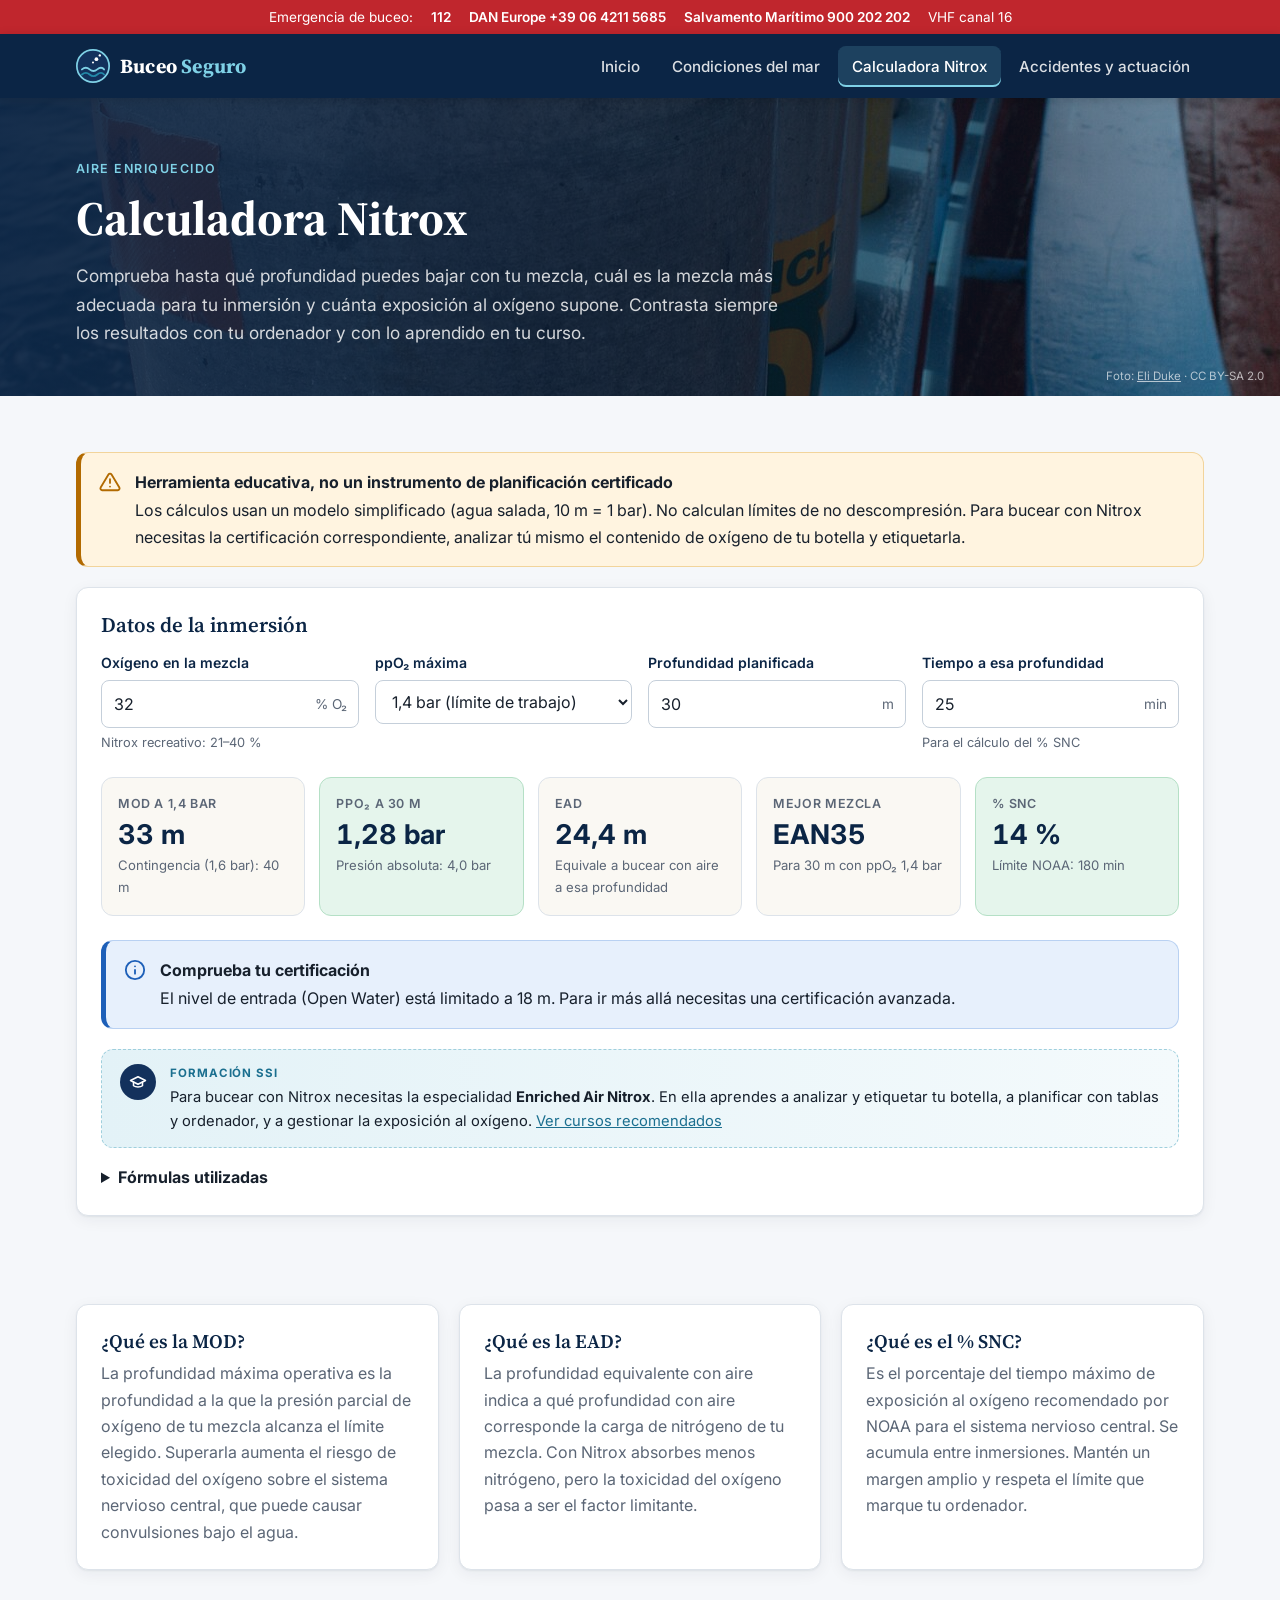
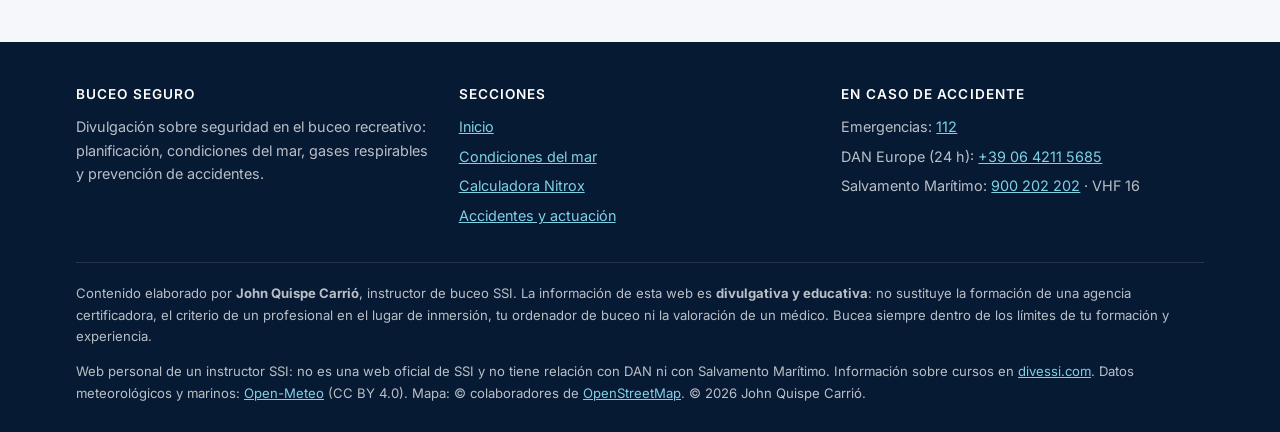
<file: calculadora.html>
<!doctype html>
<html lang="es">
<head>
    <meta charset="utf-8">
    <meta name="viewport" content="width=device-width, initial-scale=1">
    <title>Calculadora Nitrox · Buceo Seguro</title>
    <meta name="description" content="Calculadora de Nitrox para buceo recreativo: profundidad máxima operativa (MOD), mejor mezcla, ppO2, EAD y % SNC.">
    <link rel="icon" href="assets/img/favicon.svg" type="image/svg+xml">
    <link rel="preconnect" href="https://fonts.googleapis.com">
    <link rel="preconnect" href="https://fonts.gstatic.com" crossorigin>
    <link href="https://fonts.googleapis.com/css2?family=Inter:wght@400;500;600;700&family=Source+Serif+4:opsz,wght@8..60,600;8..60,700&display=swap" rel="stylesheet">
    <link rel="stylesheet" href="assets/css/styles.css">
</head>
<body data-page="calculadora">

<main id="main">
    <section class="page-hero has-photo">
        <img class="hero-bg" src="assets/img/fotos/hero-calculadora.jpg" alt="">
        <span class="hero-credit">Foto: <a href="https://commons.wikimedia.org/wiki/File:Nitrox_cylinders_on_a_dive_boat,_Koh_Tao,_Thailand.jpg" target="_blank" rel="noopener">Eli Duke</a> · CC BY-SA 2.0</span>
        <div class="container">
            <span class="eyebrow">Aire enriquecido</span>
            <h1>Calculadora Nitrox</h1>
            <p>Comprueba hasta qué profundidad puedes bajar con tu mezcla, cuál es la mezcla más adecuada para tu
                inmersión y cuánta exposición al oxígeno supone. Contrasta siempre los resultados con tu ordenador y con
                lo aprendido en tu curso.</p>
        </div>
    </section>

    <section class="section">
        <div class="container">
            <div class="notice notice-warn">
                <svg viewBox="0 0 24 24"><path d="M10.3 3.9 1.8 18a2 2 0 0 0 1.7 3h17a2 2 0 0 0 1.7-3L13.7 3.9a2 2 0 0 0-3.4 0z"/><path d="M12 9v4M12 17h.01"/></svg>
                <div>
                    <strong>Herramienta educativa, no un instrumento de planificación certificado</strong>
                    <p>Los cálculos usan un modelo simplificado (agua salada, 10 m = 1 bar). No calculan límites de
                        no descompresión. Para bucear con Nitrox necesitas la certificación correspondiente, analizar tú
                        mismo el contenido de oxígeno de tu botella y etiquetarla.</p>
                </div>
            </div>

            <div class="card">
                <div>
                    <h2 style="font-size:1.3rem">Datos de la inmersión</h2>
                    <form class="form-grid" id="formNitrox" novalidate>
                        <div class="field">
                            <label for="nxO2">Oxígeno en la mezcla</label>
                            <div class="input-unit"><input class="input" type="number" id="nxO2" min="21" max="40" step="1" value="32" inputmode="numeric"><span>% O₂</span></div>
                            <span class="hint">Nitrox recreativo: 21–40 %</span>
                        </div>
                        <div class="field">
                            <label for="nxPpo2">ppO₂ máxima</label>
                            <select class="input" id="nxPpo2">
                                <option value="1.2">1,2 bar (muy conservadora)</option>
                                <option value="1.3">1,3 bar</option>
                                <option value="1.4" selected>1,4 bar (límite de trabajo)</option>
                                <option value="1.5">1,5 bar</option>
                                <option value="1.6">1,6 bar (solo contingencia)</option>
                            </select>
                        </div>
                        <div class="field">
                            <label for="nxDepth">Profundidad planificada</label>
                            <div class="input-unit"><input class="input" type="number" id="nxDepth" min="0" max="60" step="1" value="30" inputmode="numeric"><span>m</span></div>
                        </div>
                        <div class="field">
                            <label for="nxTime">Tiempo a esa profundidad</label>
                            <div class="input-unit"><input class="input" type="number" id="nxTime" min="1" max="300" step="1" value="25" inputmode="numeric"><span>min</span></div>
                            <span class="hint">Para el cálculo del % SNC</span>
                        </div>
                    </form>

                    <div class="results mt-3" id="nxResults" aria-live="polite"></div>
                    <div id="nxAlerts" class="mt-3" aria-live="polite"></div>

                    <aside class="course-tip">
                        <span class="tip-icon"><svg viewBox="0 0 24 24"><path d="M22 10 12 5 2 10l10 5 10-5z"/><path d="M6 12v5c3 2 9 2 12 0v-5"/></svg></span>
                        <p><span class="tip-label">Formación SSI</span>Para bucear con Nitrox necesitas la especialidad
                            <strong>Enriched Air Nitrox</strong>. En ella aprendes a analizar y etiquetar tu botella, a
                            planificar con tablas y ordenador, y a gestionar la exposición al oxígeno.
                            <a href="index.html#cursos">Ver cursos recomendados</a></p>
                    </aside>

                    <details class="mt-2">
                        <summary><strong>Fórmulas utilizadas</strong></summary>
                        <div class="mt-2">
                            <p class="formula">P (bar) = profundidad / 10 + 1<br>
                                MOD (m) = (ppO₂ máx / FO₂ − 1) × 10<br>
                                ppO₂ (bar) = FO₂ × P<br>
                                Mejor mezcla FO₂ = ppO₂ máx / P<br>
                                EAD (m) = [(1 − FO₂) × (profundidad + 10) / 0,79] − 10<br>
                                % SNC = tiempo / límite NOAA para esa ppO₂ × 100</p>
                            <p class="small muted">La MOD se redondea hacia abajo y la mejor mezcla también, para quedar
                                siempre del lado seguro. El % SNC usa los límites de exposición única de NOAA, tomando la
                                ppO₂ redondeada hacia arriba a la décima.</p>
                        </div>
                    </details>
                </div>
            </div>
        </div>
    </section>

    <section class="section-tight">
        <div class="container grid grid-3">
            <article class="card">
                <h3>¿Qué es la MOD?</h3>
                <p class="muted">La profundidad máxima operativa es la profundidad a la que la presión parcial de oxígeno
                    de tu mezcla alcanza el límite elegido. Superarla aumenta el riesgo de toxicidad del oxígeno sobre el
                    sistema nervioso central, que puede causar convulsiones bajo el agua.</p>
            </article>
            <article class="card">
                <h3>¿Qué es la EAD?</h3>
                <p class="muted">La profundidad equivalente con aire indica a qué profundidad con aire corresponde la carga
                    de nitrógeno de tu mezcla. Con Nitrox absorbes menos nitrógeno, pero la toxicidad del oxígeno pasa a
                    ser el factor limitante.</p>
            </article>
            <article class="card">
                <h3>¿Qué es el % SNC?</h3>
                <p class="muted">Es el porcentaje del tiempo máximo de exposición al oxígeno recomendado por NOAA para el
                    sistema nervioso central. Se acumula entre inmersiones. Mantén un margen amplio y respeta el límite que
                    marque tu ordenador.</p>
            </article>
        </div>
    </section>
</main>

<script src="assets/js/common.js"></script>
<script src="assets/js/calculadora.js"></script>
</body>
</html>
</file>
<file: assets/css/styles.css>
/* ==========================================================================
   Buceo Seguro · hoja de estilos común
   ========================================================================== */

:root {
    --navy-900: #071a33;
    --navy-800: #0b2545;
    --navy-700: #13315c;
    --ocean-600: #1b6f8f;
    --ocean-500: #2389a8;
    --ocean-100: #e3f2f7;
    --sand-50: #faf8f3;
    --ink: #17202c;
    --muted: #5b6676;
    --line: #dde3ea;
    --surface: #ffffff;
    --bg: #f5f7fa;

    --ok: #1e8a4c;
    --ok-bg: #e5f5ec;
    --warn: #b26a00;
    --warn-bg: #fff4e0;
    --danger: #c0262d;
    --danger-bg: #fdeaea;
    --info: #1d5fb8;
    --info-bg: #e7f0fc;

    --radius: 12px;
    --radius-sm: 8px;
    --shadow: 0 1px 2px rgba(7, 26, 51, .06), 0 4px 16px rgba(7, 26, 51, .06);
    --font-body: 'Inter', system-ui, -apple-system, 'Segoe UI', sans-serif;
    --font-head: 'Source Serif 4', Georgia, serif;
    --max: 1160px;
}

*, *::before, *::after { box-sizing: border-box; }

html { scroll-behavior: smooth; }

body {
    margin: 0;
    font-family: var(--font-body);
    font-size: 16px;
    line-height: 1.65;
    color: var(--ink);
    background: var(--bg);
}

h1, h2, h3, h4 { font-family: var(--font-head); line-height: 1.25; color: var(--navy-800); margin: 0 0 .6em; }
h1 { font-size: clamp(2rem, 4.5vw, 3rem); font-weight: 700; }
h2 { font-size: clamp(1.5rem, 3vw, 2rem); font-weight: 600; }
h3 { font-size: 1.2rem; font-weight: 600; }
p { margin: 0 0 1em; }
a { color: var(--ocean-600); }
a:hover { color: var(--navy-700); }
img { max-width: 100%; }
small, .small { font-size: .875rem; }
.muted { color: var(--muted); }

:focus-visible { outline: 3px solid var(--ocean-500); outline-offset: 2px; }

.container { width: 100%; max-width: var(--max); margin: 0 auto; padding: 0 16px; }
.section { padding: 56px 0; }
.section-tight { padding: 32px 0; }
.section-head { max-width: 760px; margin-bottom: 28px; }
.eyebrow {
    display: inline-block;
    font-size: .78rem;
    font-weight: 600;
    letter-spacing: .12em;
    text-transform: uppercase;
    color: var(--ocean-600);
    margin-bottom: .5rem;
}

.skip-link {
    position: absolute;
    left: -999px;
    top: 8px;
    background: var(--surface);
    padding: 8px 14px;
    border-radius: var(--radius-sm);
    z-index: 100;
}
.skip-link:focus { left: 8px; }

/* ---------- Barra de emergencia ---------- */
.emergency-bar {
    background: var(--danger);
    color: #fff;
    font-size: .85rem;
}
.emergency-bar .container {
    display: flex;
    flex-wrap: wrap;
    gap: 4px 18px;
    align-items: center;
    justify-content: center;
    padding-top: 6px;
    padding-bottom: 6px;
}
.emergency-bar a { color: #fff; font-weight: 600; text-decoration: none; white-space: nowrap; }
.emergency-bar a:hover { text-decoration: underline; color: #fff; }

/* ---------- Cabecera y navegación ---------- */
.site-header {
    position: sticky;
    top: 0;
    z-index: 50;
    background: var(--navy-800);
    box-shadow: 0 2px 10px rgba(0, 0, 0, .15);
}
.site-header .container { display: flex; align-items: center; justify-content: space-between; min-height: 64px; }
.brand { display: flex; align-items: center; gap: 10px; color: #fff; text-decoration: none; }
.brand:hover { color: #fff; }
.brand-mark { width: 34px; height: 34px; flex: none; }
.brand-name { font-family: var(--font-head); font-size: 1.25rem; font-weight: 700; letter-spacing: .01em; }
.brand-name span { color: #7fd1e6; }

.nav-toggle {
    display: none;
    background: none;
    border: 1px solid rgba(255, 255, 255, .35);
    color: #fff;
    border-radius: var(--radius-sm);
    padding: 6px 10px;
    font: inherit;
    cursor: pointer;
}
.main-nav ul { display: flex; gap: 4px; list-style: none; margin: 0; padding: 0; }
.main-nav a {
    display: block;
    padding: 8px 14px;
    border-radius: var(--radius-sm);
    color: rgba(255, 255, 255, .85);
    text-decoration: none;
    font-weight: 500;
    font-size: .95rem;
}
.main-nav a:hover { background: rgba(255, 255, 255, .08); color: #fff; }
.main-nav a[aria-current="page"] { background: rgba(127, 209, 230, .16); color: #fff; box-shadow: inset 0 -2px 0 #7fd1e6; }

@media (max-width: 860px) {
    .nav-toggle { display: block; }
    .main-nav { position: absolute; top: 100%; left: 0; right: 0; background: var(--navy-800); display: none; padding: 8px 16px 16px; }
    .main-nav.open { display: block; }
    .main-nav ul { flex-direction: column; }
}

/* ---------- Cabecera de página ---------- */
.page-hero {
    color: #fff;
    background:
        radial-gradient(ellipse at 80% 0%, rgba(35, 137, 168, .45), transparent 60%),
        linear-gradient(160deg, var(--navy-800), var(--navy-900));
    padding: 56px 0 48px;
}
.page-hero h1 { color: #fff; margin-bottom: .3em; }
.page-hero p { color: rgba(255, 255, 255, .82); max-width: 720px; font-size: 1.08rem; margin: 0; }
.page-hero .eyebrow { color: #7fd1e6; }

.hero-home { padding: 88px 0 72px; position: relative; overflow: hidden; }
.hero-home::after {
    content: '';
    position: absolute;
    inset: auto -10% -60px -10%;
    height: 120px;
    background: var(--bg);
    border-radius: 50% 50% 0 0 / 100% 100% 0 0;
}
.hero-actions { display: flex; flex-wrap: wrap; gap: 12px; margin-top: 28px; }

/* ---------- Botones ---------- */
.btn {
    display: inline-flex;
    align-items: center;
    gap: 8px;
    padding: 10px 20px;
    border-radius: var(--radius-sm);
    border: 1px solid transparent;
    font: inherit;
    font-weight: 600;
    font-size: .95rem;
    text-decoration: none;
    cursor: pointer;
    transition: background .15s, color .15s, border-color .15s;
}
.btn-primary { background: var(--ocean-500); color: #fff; }
.btn-primary:hover { background: var(--ocean-600); color: #fff; }
.btn-light { background: #fff; color: var(--navy-800); }
.btn-light:hover { background: var(--ocean-100); color: var(--navy-800); }
.btn-outline { background: transparent; border-color: rgba(255, 255, 255, .5); color: #fff; }
.btn-outline:hover { background: rgba(255, 255, 255, .1); color: #fff; }
.btn-ghost { background: var(--surface); border-color: var(--line); color: var(--navy-800); }
.btn-ghost:hover { border-color: var(--ocean-500); color: var(--ocean-600); }
.btn-sm { padding: 6px 12px; font-size: .85rem; }

/* ---------- Tarjetas y rejillas ---------- */
.grid { display: grid; gap: 20px; }
.grid-2 { grid-template-columns: repeat(auto-fit, minmax(min(300px, 100%), 1fr)); }
.grid-3 { grid-template-columns: repeat(auto-fit, minmax(min(260px, 100%), 1fr)); }
.grid-4 { grid-template-columns: repeat(auto-fit, minmax(min(200px, 100%), 1fr)); }
.grid > *, .split > *, .results > *, .form-grid > * { min-width: 0; }

.card {
    background: var(--surface);
    border: 1px solid var(--line);
    border-radius: var(--radius);
    padding: 24px;
    box-shadow: var(--shadow);
}
.card h3 { margin-bottom: .4em; }
.card p:last-child { margin-bottom: 0; }

.feature-card { display: flex; flex-direction: column; text-decoration: none; color: inherit; transition: transform .15s, border-color .15s; }
.feature-card:hover { transform: translateY(-3px); border-color: var(--ocean-500); color: inherit; }
.feature-card .icon {
    width: 48px; height: 48px;
    display: grid; place-items: center;
    border-radius: 12px;
    background: var(--ocean-100);
    color: var(--ocean-600);
    margin-bottom: 14px;
}
.feature-card .more { margin-top: auto; padding-top: 12px; font-weight: 600; color: var(--ocean-600); }

.icon svg, svg.icon-inline { width: 24px; height: 24px; stroke: currentColor; fill: none; stroke-width: 1.8; stroke-linecap: round; stroke-linejoin: round; }
svg.icon-inline { width: 18px; height: 18px; vertical-align: -3px; }

/* ---------- Avisos ---------- */
.notice {
    display: flex;
    gap: 14px;
    padding: 16px 18px;
    border-radius: var(--radius);
    border: 1px solid;
    border-left-width: 5px;
    margin: 0 0 20px;
}
.notice p:last-child { margin-bottom: 0; }
.notice > div > strong { display: block; margin-bottom: 2px; }
.notice svg { flex: none; width: 22px; height: 22px; margin-top: 2px; stroke: currentColor; fill: none; stroke-width: 2; stroke-linecap: round; stroke-linejoin: round; }
.notice-info { background: var(--info-bg); border-color: #b9d1f2; border-left-color: var(--info); }
.notice-info svg { color: var(--info); }
.notice-warn { background: var(--warn-bg); border-color: #f2d49b; border-left-color: var(--warn); }
.notice-warn svg { color: var(--warn); }
.notice-danger { background: var(--danger-bg); border-color: #f2b8ba; border-left-color: var(--danger); }
.notice-danger svg { color: var(--danger); }
.notice-ok { background: var(--ok-bg); border-color: #b5e0c6; border-left-color: var(--ok); }
.notice-ok svg { color: var(--ok); }

/* ---------- Listas ---------- */
.check-list { list-style: none; padding: 0; margin: 0; }
.check-list li { position: relative; padding-left: 30px; margin-bottom: 10px; }
.check-list li::before {
    content: '';
    position: absolute;
    left: 0; top: 4px;
    width: 18px; height: 18px;
    border-radius: 50%;
    background: var(--ok) url("data:image/svg+xml,%3Csvg xmlns='http://www.w3.org/2000/svg' viewBox='0 0 24 24' fill='none' stroke='white' stroke-width='3.5' stroke-linecap='round' stroke-linejoin='round'%3E%3Cpath d='M5 12l5 5L20 7'/%3E%3C/svg%3E") center / 12px no-repeat;
}

.alert-list li::before {
    background: var(--danger) url("data:image/svg+xml,%3Csvg xmlns='http://www.w3.org/2000/svg' viewBox='0 0 24 24' fill='none' stroke='white' stroke-width='3.5' stroke-linecap='round'%3E%3Cpath d='M12 6v8M12 18.5v.5'/%3E%3C/svg%3E") center / 12px no-repeat;
}

.steps { counter-reset: step; list-style: none; padding: 0; margin: 0; }
.steps > li {
    counter-increment: step;
    position: relative;
    padding: 0 0 20px 56px;
    border-left: 2px solid var(--line);
    margin-left: 18px;
}
.steps > li:last-child { border-left-color: transparent; padding-bottom: 0; }
.steps > li::before {
    content: counter(step);
    position: absolute;
    left: -19px; top: -4px;
    width: 36px; height: 36px;
    display: grid; place-items: center;
    border-radius: 50%;
    background: var(--danger);
    color: #fff;
    font-weight: 700;
}
.steps h3 { font-size: 1.05rem; margin-bottom: .2em; font-family: var(--font-body); }
.steps p { margin: 0; color: var(--muted); }

/* ---------- Tablas ---------- */
.table-wrap { overflow-x: auto; border: 1px solid var(--line); border-radius: var(--radius); background: var(--surface); }
table.data { width: 100%; border-collapse: collapse; font-size: .92rem; }
table.data th, table.data td { padding: 10px 14px; text-align: left; border-bottom: 1px solid var(--line); white-space: nowrap; }
table.data th { background: var(--sand-50); font-weight: 600; color: var(--navy-800); font-size: .82rem; text-transform: uppercase; letter-spacing: .04em; }
table.data tr:last-child td { border-bottom: none; }
table.data td.num, table.data th.num { text-align: right; font-variant-numeric: tabular-nums; }
table.data.wrap td { white-space: normal; }

/* ---------- Formularios ---------- */
.form-grid { display: grid; gap: 16px; grid-template-columns: repeat(auto-fit, minmax(min(170px, 100%), 1fr)); }
.field label { display: block; font-weight: 600; font-size: .88rem; margin-bottom: 6px; color: var(--navy-800); }
.field .hint { display: block; font-size: .8rem; color: var(--muted); margin-top: 4px; }
.input, select.input {
    width: 100%;
    padding: 10px 12px;
    border: 1px solid #c5cfda;
    border-radius: var(--radius-sm);
    font: inherit;
    background: #fff;
    color: var(--ink);
}
.input:focus { border-color: var(--ocean-500); outline: 3px solid rgba(35, 137, 168, .2); outline-offset: 0; }
.input-unit { position: relative; }
.input-unit .input { padding-right: 52px; }
.input-unit span { position: absolute; right: 12px; top: 50%; transform: translateY(-50%); color: var(--muted); font-size: .85rem; pointer-events: none; }
.input[aria-invalid="true"] { border-color: var(--danger); }

/* ---------- Resultados ---------- */
.results { display: grid; gap: 14px; grid-template-columns: repeat(auto-fit, minmax(min(150px, 100%), 1fr)); }
.result {
    padding: 16px;
    border-radius: var(--radius);
    background: var(--sand-50);
    border: 1px solid var(--line);
}
.result-label { font-size: .78rem; text-transform: uppercase; letter-spacing: .05em; color: var(--muted); font-weight: 600; }
.result-value { font-size: 1.7rem; font-weight: 700; color: var(--navy-800); font-variant-numeric: tabular-nums; line-height: 1.2; margin: 4px 0; }
.result-note { font-size: .82rem; color: var(--muted); }
.result.is-ok { background: var(--ok-bg); border-color: #b5e0c6; }
.result.is-warn { background: var(--warn-bg); border-color: #f2d49b; }
.result.is-danger { background: var(--danger-bg); border-color: #f2b8ba; }
.result.is-danger .result-value { color: var(--danger); }

.formula {
    font-family: 'Consolas', 'SFMono-Regular', monospace;
    font-size: .85rem;
    background: var(--navy-800);
    color: #e6f4f8;
    padding: 12px 14px;
    border-radius: var(--radius-sm);
    overflow-x: auto;
}

/* ---------- Semáforo de condiciones ---------- */
.badge {
    display: inline-flex;
    align-items: center;
    gap: 6px;
    padding: 3px 10px;
    border-radius: 999px;
    font-size: .78rem;
    font-weight: 600;
    white-space: nowrap;
}
.badge::before { content: ''; width: 8px; height: 8px; border-radius: 50%; background: currentColor; }
.badge-ok { background: var(--ok-bg); color: var(--ok); }
.badge-warn { background: var(--warn-bg); color: var(--warn); }
.badge-danger { background: var(--danger-bg); color: var(--danger); }
.badge-none { background: #eef1f5; color: var(--muted); }

.verdict {
    display: flex;
    gap: 18px;
    align-items: flex-start;
    padding: 22px;
    border-radius: var(--radius);
    border: 1px solid;
}
.verdict-light { width: 54px; height: 54px; border-radius: 50%; flex: none; box-shadow: inset 0 -4px 0 rgba(0, 0, 0, .15); }
.verdict h3 { margin-bottom: .2em; }
.verdict ul { margin: .4em 0 0; padding-left: 1.1em; }
.verdict-ok { background: var(--ok-bg); border-color: #b5e0c6; }
.verdict-ok .verdict-light { background: var(--ok); }
.verdict-warn { background: var(--warn-bg); border-color: #f2d49b; }
.verdict-warn .verdict-light { background: #e39b16; }
.verdict-danger { background: var(--danger-bg); border-color: #f2b8ba; }
.verdict-danger .verdict-light { background: var(--danger); }

.metric { display: flex; flex-direction: column; gap: 2px; }
.metric-head { display: flex; flex-wrap: wrap; justify-content: space-between; align-items: center; gap: 4px 8px; }
.metric-label { font-size: .8rem; font-weight: 600; color: var(--muted); text-transform: uppercase; letter-spacing: .04em; }
.metric-value { font-size: 1.6rem; font-weight: 700; color: var(--navy-800); font-variant-numeric: tabular-nums; }
.metric-sub { font-size: .85rem; color: var(--muted); }

.arrow { display: inline-block; transition: transform .2s; }

#map { height: 380px; border-radius: var(--radius); border: 1px solid var(--line); z-index: 0; }
.spot-list { display: flex; flex-wrap: wrap; gap: 8px; }
.chart-box { position: relative; height: 300px; }

.loader { display: inline-block; width: 18px; height: 18px; border: 3px solid var(--ocean-100); border-top-color: var(--ocean-500); border-radius: 50%; animation: spin .8s linear infinite; vertical-align: -4px; }
@keyframes spin { to { transform: rotate(360deg); } }

/* ---------- Fichas de accidentes ---------- */
.filters { display: flex; flex-wrap: wrap; gap: 8px; margin-bottom: 20px; }
.chip {
    padding: 7px 14px;
    border-radius: 999px;
    border: 1px solid var(--line);
    background: var(--surface);
    font: inherit;
    font-size: .88rem;
    font-weight: 500;
    color: var(--navy-800);
    cursor: pointer;
}
.chip:hover { border-color: var(--ocean-500); }
.chip[aria-pressed="true"] { background: var(--navy-800); border-color: var(--navy-800); color: #fff; }

.condition {
    background: var(--surface);
    border: 1px solid var(--line);
    border-radius: var(--radius);
    margin-bottom: 14px;
    box-shadow: var(--shadow);
    overflow: hidden;
    scroll-margin-top: 84px; /* que la cabecera fija no tape la ficha al abrirla desde un enlace */
}
.condition summary {
    display: flex;
    align-items: center;
    gap: 14px;
    padding: 18px 22px;
    cursor: pointer;
    list-style: none;
}
.condition summary::-webkit-details-marker { display: none; }
.condition summary::after {
    content: '';
    margin-left: auto;
    flex: none;
    width: 12px; height: 12px;
    border-right: 2px solid var(--muted);
    border-bottom: 2px solid var(--muted);
    transform: rotate(45deg);
    transition: transform .2s;
}
.condition[open] summary::after { transform: rotate(-135deg); }
.condition summary h3 { margin: 0; font-size: 1.15rem; }
.condition summary p { margin: 2px 0 0; color: var(--muted); font-size: .9rem; }
.severity { flex: none; width: 10px; align-self: stretch; border-radius: 6px; }
.severity-high { background: var(--danger); }
.severity-mid { background: #e39b16; }
.severity-low { background: var(--ocean-500); }
.condition-body { padding: 0 22px 22px; border-top: 1px solid var(--line); }
.condition-body .grid { margin-top: 18px; }
.condition-body h4 { font-family: var(--font-body); font-size: .8rem; text-transform: uppercase; letter-spacing: .06em; color: var(--ocean-600); margin-bottom: .5em; }
.condition-body ul { margin: 0; padding-left: 1.15em; }
.condition-body li { margin-bottom: 4px; }
.act-box { background: var(--danger-bg); border: 1px solid #f2b8ba; border-radius: var(--radius-sm); padding: 14px 16px; }
.act-box h4 { color: var(--danger); }

.tag { display: inline-block; font-size: .72rem; font-weight: 600; padding: 2px 8px; border-radius: 999px; background: var(--ocean-100); color: var(--ocean-600); text-transform: uppercase; letter-spacing: .04em; }

/* ---------- Bloques de contacto de emergencia ---------- */
.contact-card { display: flex; flex-direction: column; gap: 4px; }
.contact-card .number { font-size: 1.5rem; font-weight: 700; color: var(--danger); font-variant-numeric: tabular-nums; text-decoration: none; }
.contact-card .number:hover { text-decoration: underline; color: var(--danger); }

/* ---------- Fotografías ---------- */
.page-hero.has-photo { position: relative; isolation: isolate; overflow: hidden; }
.hero-bg { position: absolute; inset: 0; width: 100%; height: 100%; object-fit: cover; z-index: -2; }
.page-hero.has-photo::before {
    content: '';
    position: absolute;
    inset: 0;
    z-index: -1;
    background: linear-gradient(100deg, rgba(11, 37, 69, .94) 0%, rgba(7, 26, 51, .78) 45%, rgba(7, 26, 51, .25) 100%);
}
.hero-credit {
    position: absolute;
    right: 16px;
    bottom: 10px;
    z-index: 1;
    font-size: .72rem;
    color: rgba(255, 255, 255, .65);
}
.hero-home .hero-credit { bottom: 72px; }
.hero-credit a { color: inherit; }

.photo {
    margin: 0;
    background: var(--surface);
    border: 1px solid var(--line);
    border-radius: var(--radius);
    overflow: hidden;
    box-shadow: var(--shadow);
}
.photo img { display: block; width: 100%; aspect-ratio: 4 / 3; object-fit: cover; }
.photo.wide img { aspect-ratio: 21 / 8; }
.photo figcaption { padding: 12px 16px; font-size: .9rem; }
.photo-credit { display: block; margin-top: 4px; font-size: .75rem; color: var(--muted); }
.photo-credit a { color: inherit; }
@media (max-width: 640px) { .photo.wide img { aspect-ratio: 16 / 9; } }
.photo.photo-anchor img { aspect-ratio: 16 / 9; object-position: center 30%; } /* que se vea el cabo del ancla */

.media { position: relative; }
.media-credit {
    position: absolute;
    right: 6px;
    bottom: 6px;
    padding: 2px 7px;
    border-radius: 4px;
    background: rgba(7, 26, 51, .65);
    color: #fff;
    font-size: .68rem;
}
.media-credit a { color: inherit; }

/* ---------- Formación SSI ---------- */
.course-media { margin: -24px -24px 16px; }
.course-media img { display: block; width: 100%; aspect-ratio: 16 / 9; object-fit: cover; }
.grid-courses { grid-template-columns: repeat(auto-fit, minmax(min(320px, 100%), 1fr)); }
.course-card { display: flex; flex-direction: column; overflow: hidden; }
.course-card .tag { align-self: flex-start; }
.course-card h3 { margin: 10px 0 .3em; }
.course-card .course-for { font-size: .85rem; color: var(--ocean-600); font-weight: 600; margin-bottom: .5em; }
.course-card p { color: var(--muted); font-size: .95rem; }
.course-path {
    display: flex;
    flex-wrap: wrap;
    align-items: center;
    gap: 8px 10px;
    padding: 16px 20px;
    border-radius: var(--radius);
    background: var(--ocean-100);
    color: var(--navy-800);
    font-size: .92rem;
}
.course-path .step-pill { background: var(--surface); border: 1px solid #bfe0ea; border-radius: 999px; padding: 4px 12px; font-weight: 600; }
.course-path .sep { color: var(--ocean-500); font-weight: 700; }

.course-tip {
    display: flex;
    gap: 14px;
    align-items: flex-start;
    padding: 14px 18px;
    border-radius: var(--radius);
    border: 1px dashed #9fcfdd;
    background: linear-gradient(90deg, var(--ocean-100), #f4fafc);
    font-size: .92rem;
    margin-top: 20px;
}
.course-tip .tip-icon {
    flex: none;
    width: 36px; height: 36px;
    display: grid; place-items: center;
    border-radius: 50%;
    background: var(--navy-700);
    color: #fff;
}
.course-tip .tip-icon svg { width: 18px; height: 18px; stroke: currentColor; fill: none; stroke-width: 2; stroke-linecap: round; stroke-linejoin: round; }
.course-tip p { margin: 0; }
.course-tip .tip-label { display: block; font-size: .72rem; font-weight: 700; letter-spacing: .08em; text-transform: uppercase; color: var(--ocean-600); margin-bottom: 2px; }

/* ---------- Autor ---------- */
.author { display: flex; gap: 20px; align-items: center; }
.author-avatar {
    width: 84px; height: 84px; flex: none;
    border-radius: 50%;
    display: grid; place-items: center;
    background: linear-gradient(135deg, var(--ocean-500), var(--navy-700));
    color: #fff;
    font-family: var(--font-head);
    font-size: 1.9rem;
    font-weight: 700;
}
@media (max-width: 560px) { .author { flex-direction: column; text-align: center; } }

/* ---------- Pie ---------- */
.site-footer { background: var(--navy-900); color: rgba(255, 255, 255, .72); font-size: .9rem; padding: 44px 0 28px; margin-top: 40px; }
.site-footer h2 { color: #fff; font-family: var(--font-body); font-size: .85rem; text-transform: uppercase; letter-spacing: .08em; margin-bottom: 12px; }
.site-footer a { color: #7fd1e6; }
.site-footer ul { list-style: none; padding: 0; margin: 0; }
.site-footer li { margin-bottom: 6px; }
.footer-legal { border-top: 1px solid rgba(255, 255, 255, .12); margin-top: 28px; padding-top: 20px; font-size: .82rem; }

/* ---------- Utilidades ---------- */
.mt-0 { margin-top: 0; }
.mb-0 { margin-bottom: 0; }
.mt-2 { margin-top: 16px; }
.mt-3 { margin-top: 24px; }
.mb-3 { margin-bottom: 24px; }
.text-center { text-align: center; }
.nowrap { white-space: nowrap; }
.split { display: grid; gap: 28px; grid-template-columns: 1fr; }
@media (min-width: 900px) { .split { grid-template-columns: 1.1fr .9fr; align-items: start; } }
.visually-hidden { position: absolute !important; width: 1px; height: 1px; overflow: hidden; clip: rect(0 0 0 0); white-space: nowrap; }

@media (prefers-reduced-motion: reduce) {
    *, *::before, *::after { animation: none !important; transition: none !important; scroll-behavior: auto !important; }
}

@media print {
    .emergency-bar, .site-header, .site-footer, .nav-toggle, .filters, .hero-actions { display: none !important; }
    .condition { break-inside: avoid; }
    .condition-body { display: block !important; }
    body { background: #fff; }
}
</file>
